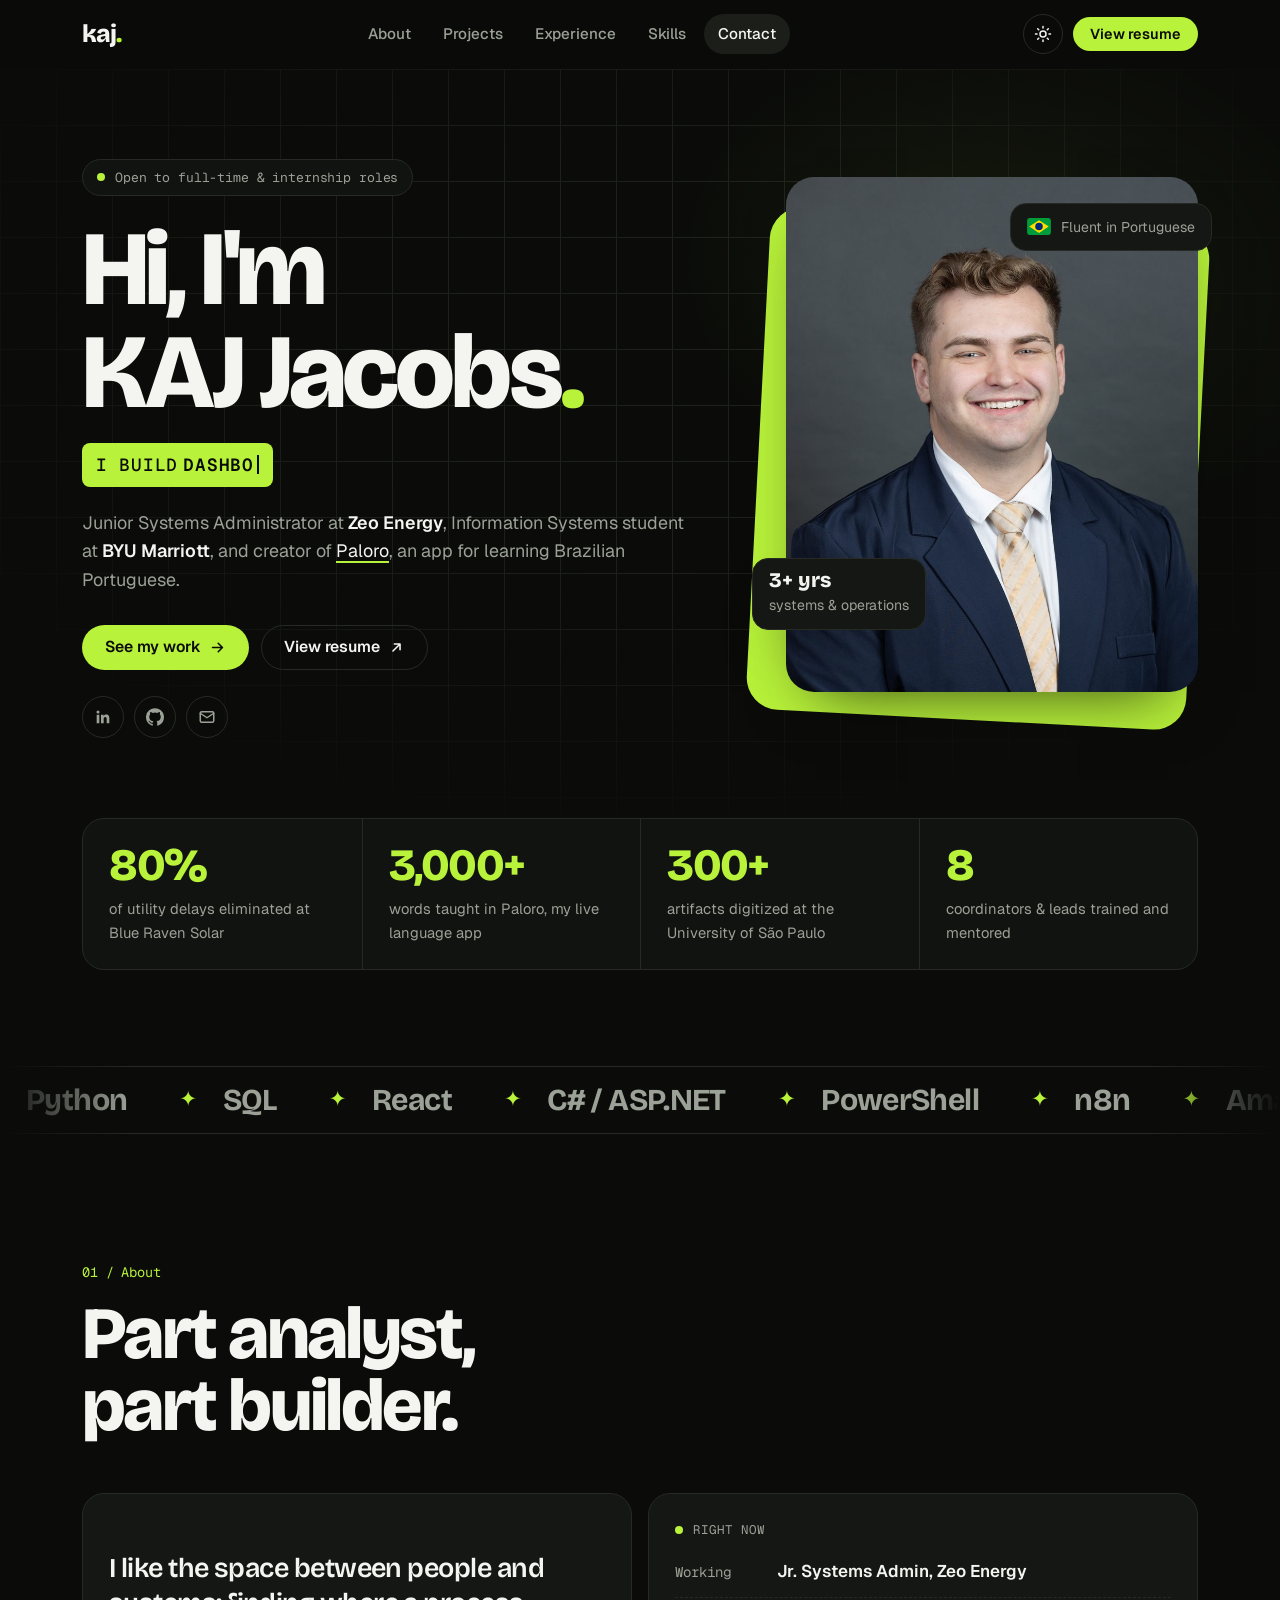
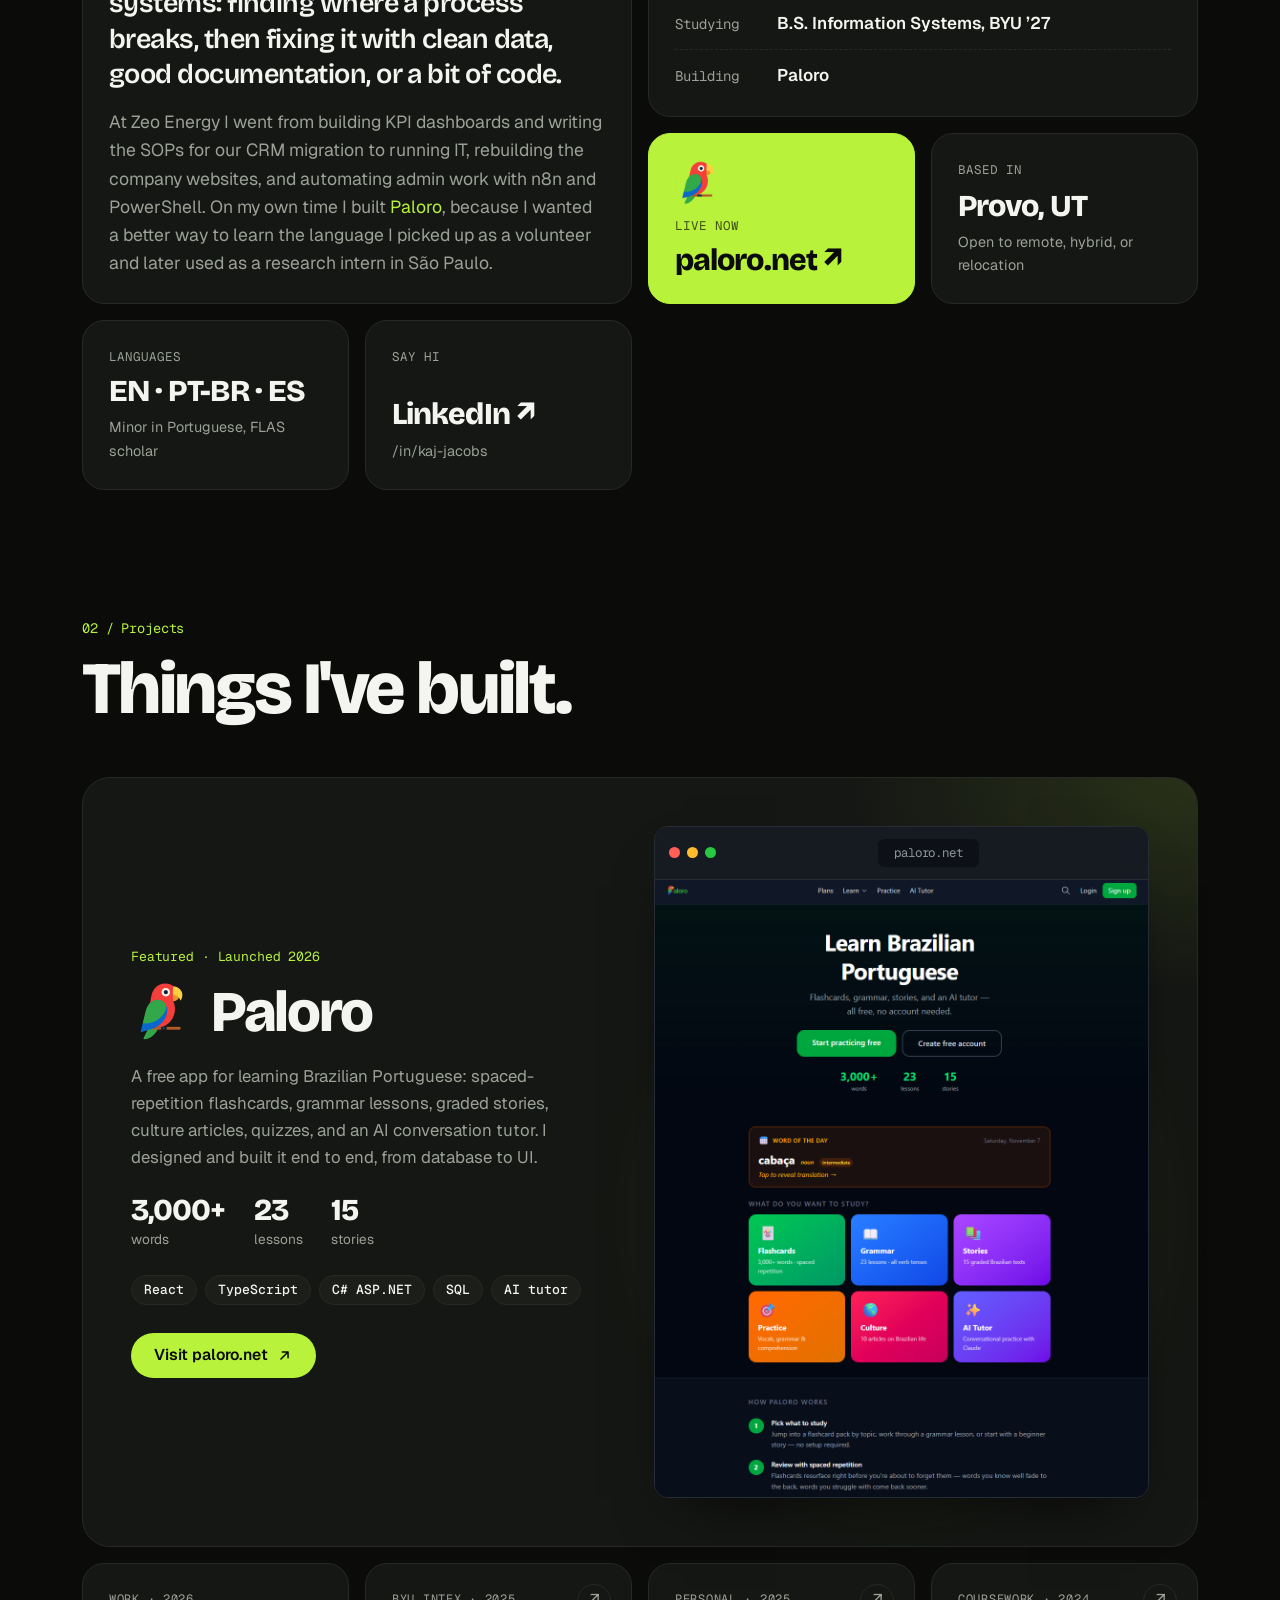
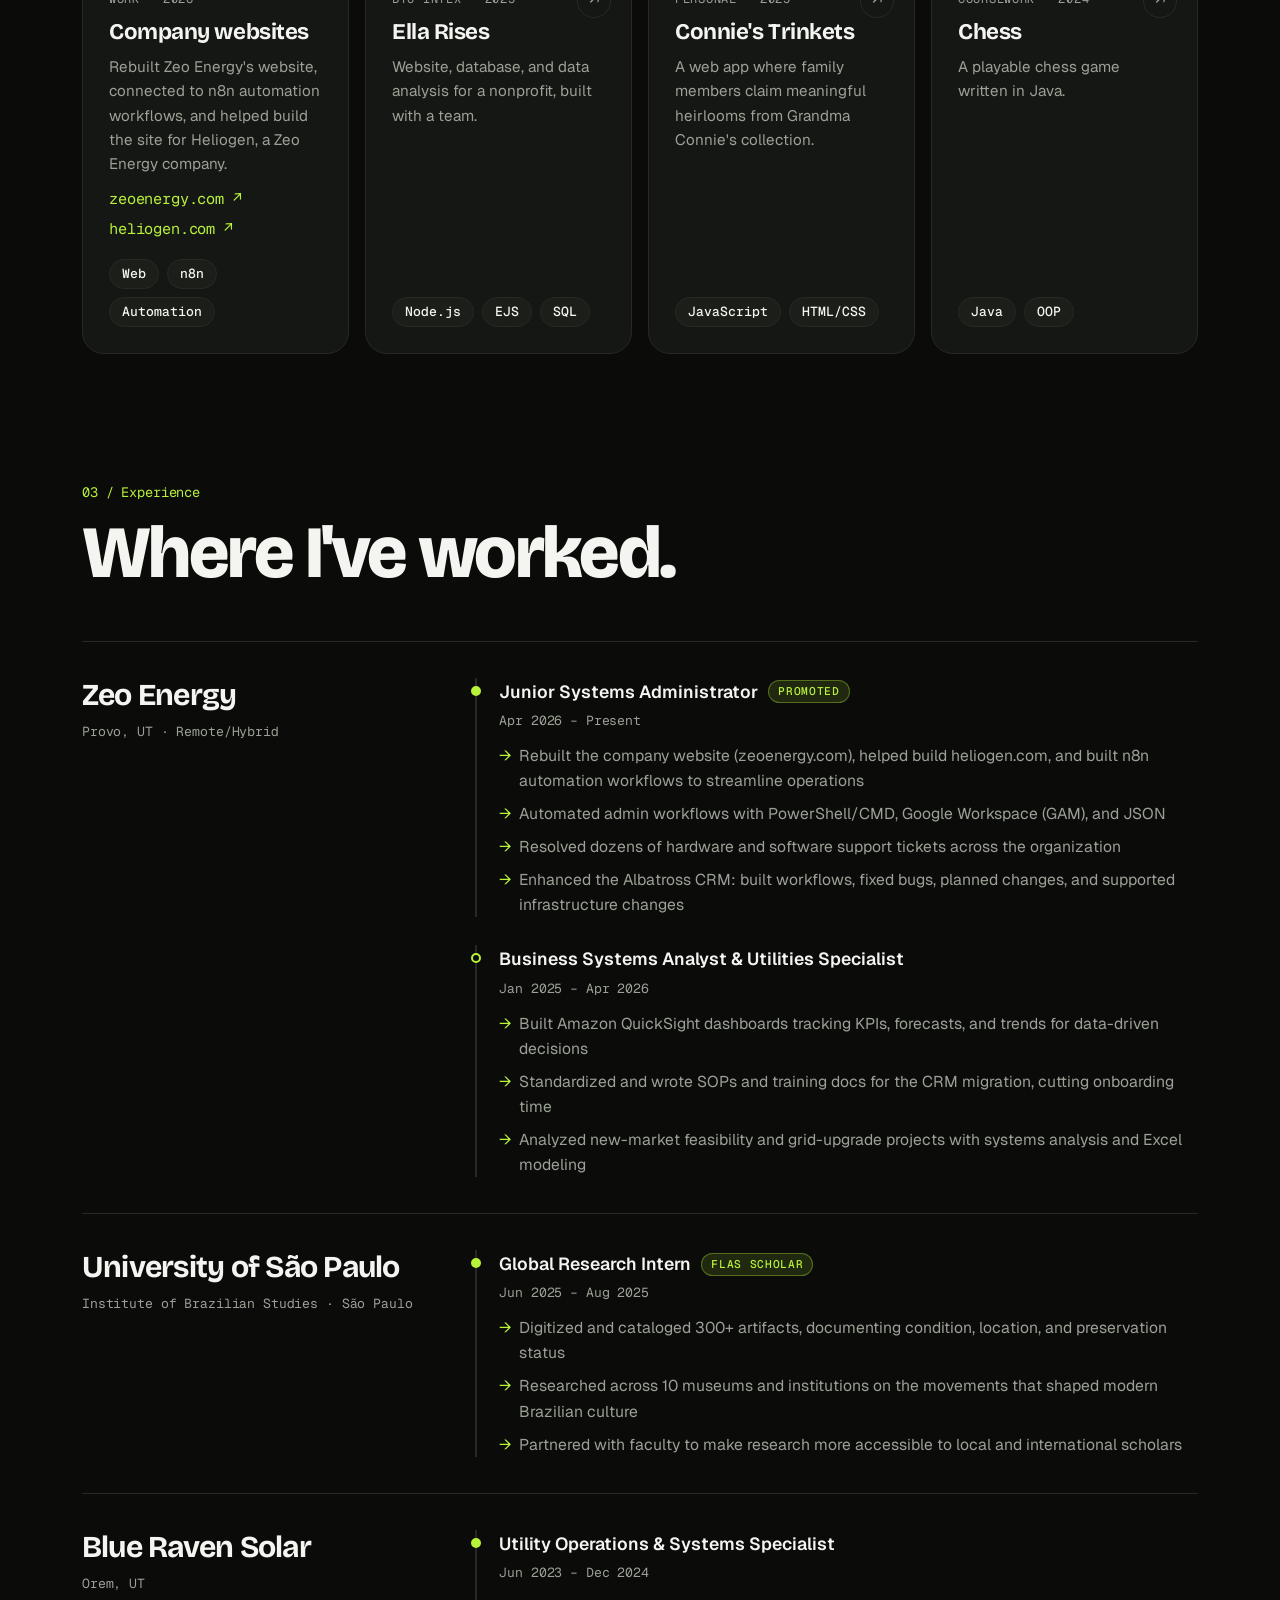
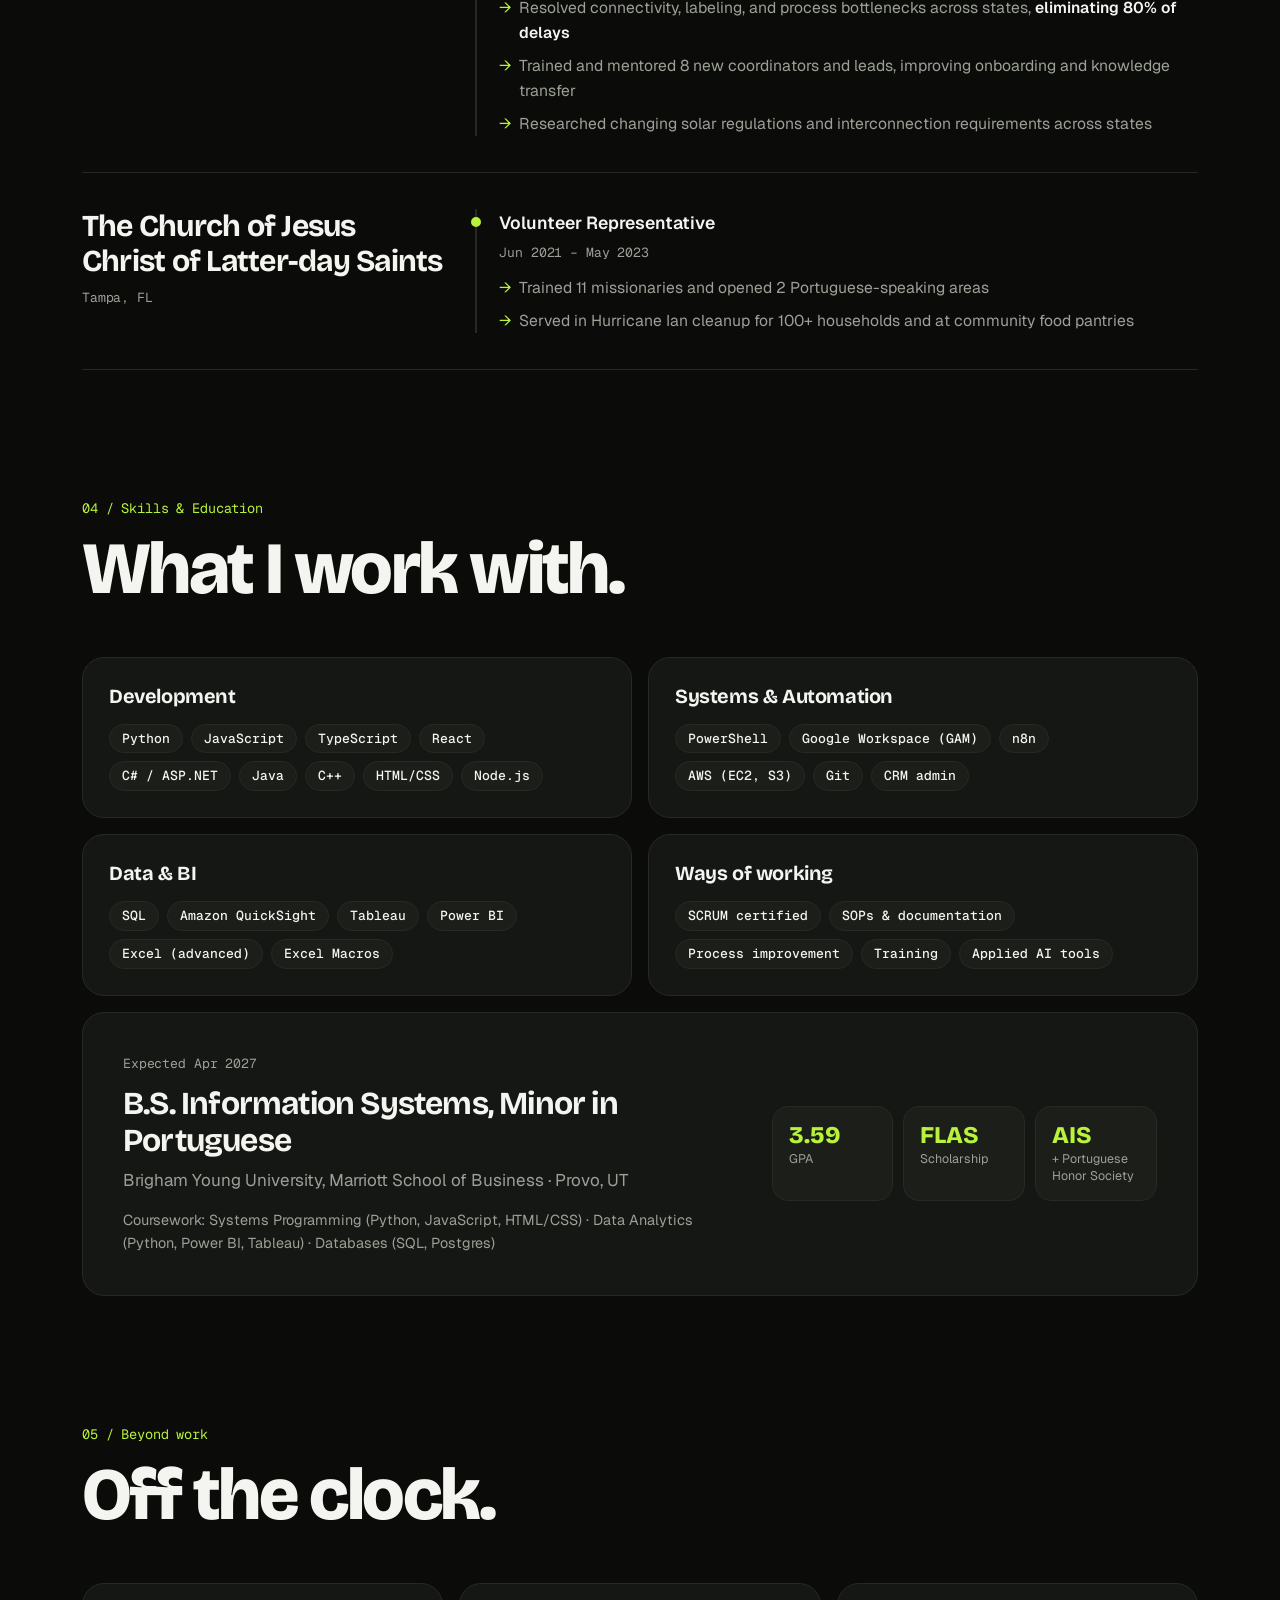
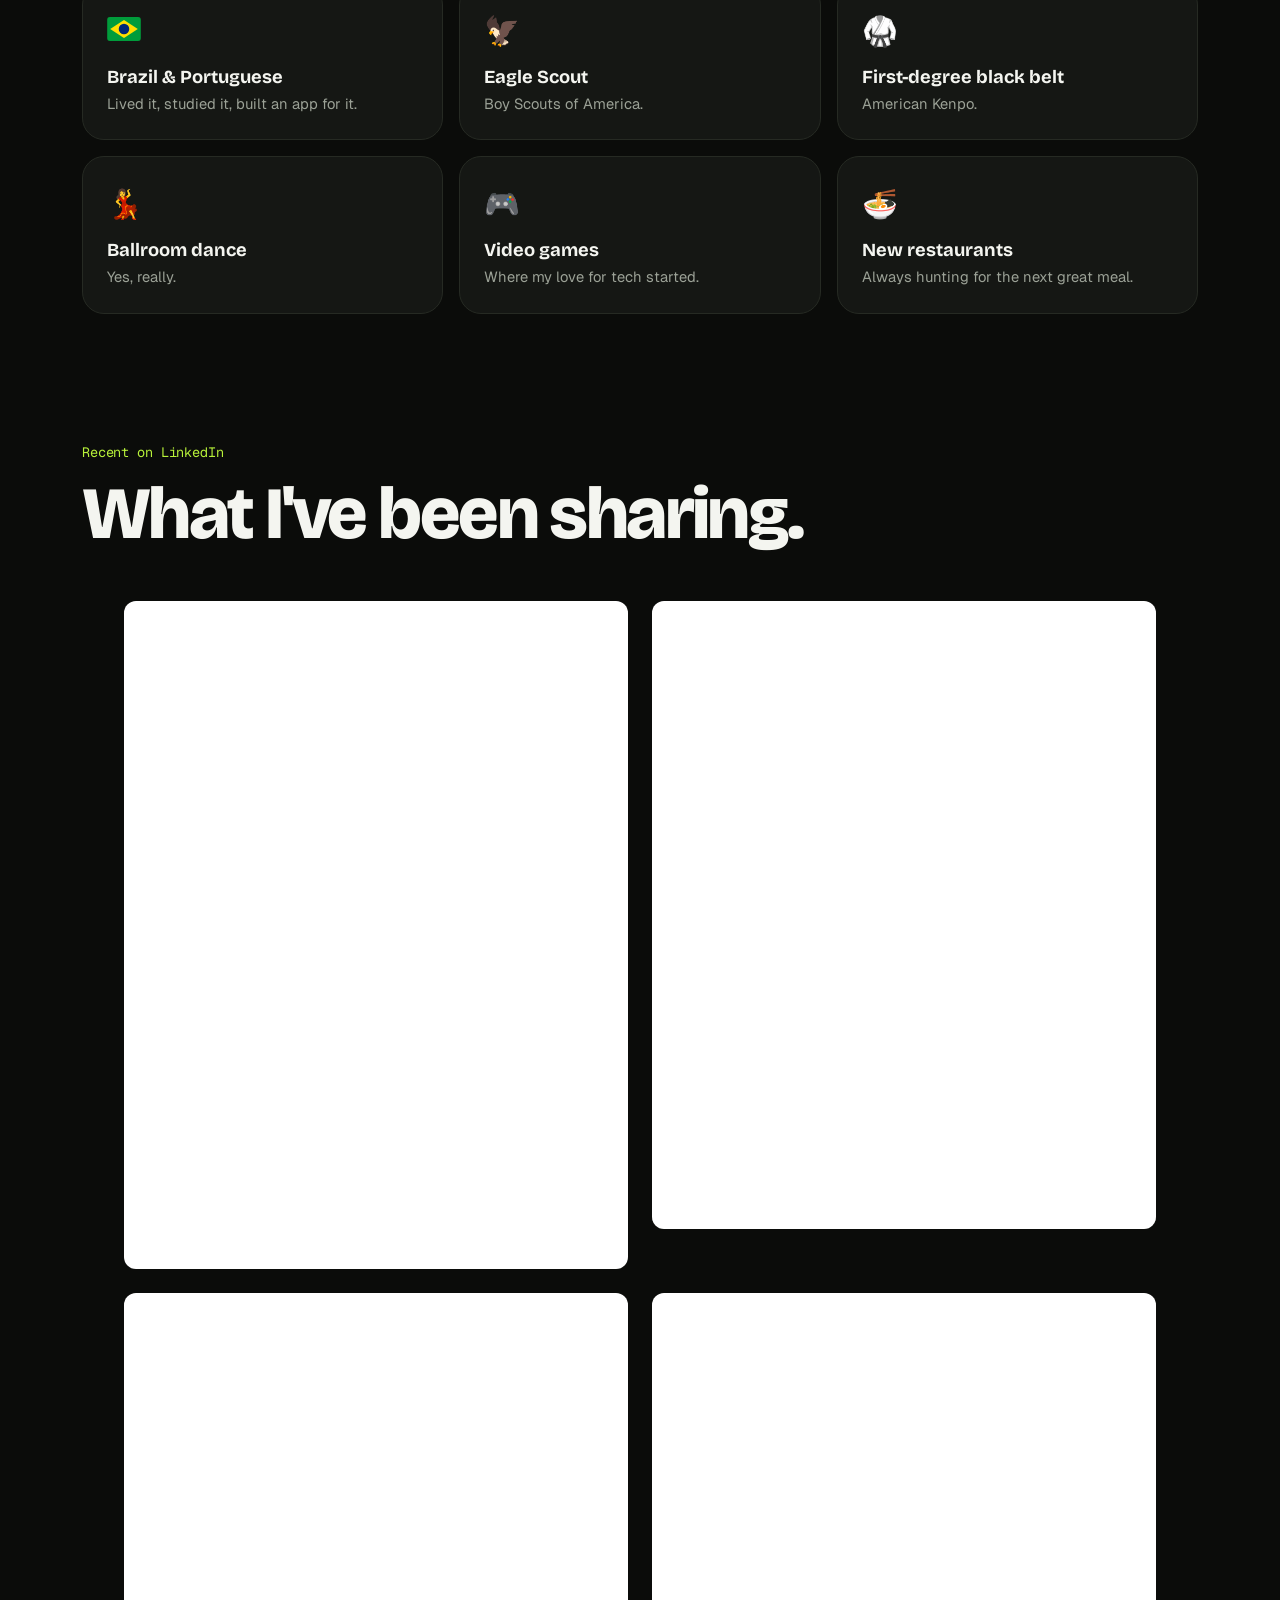
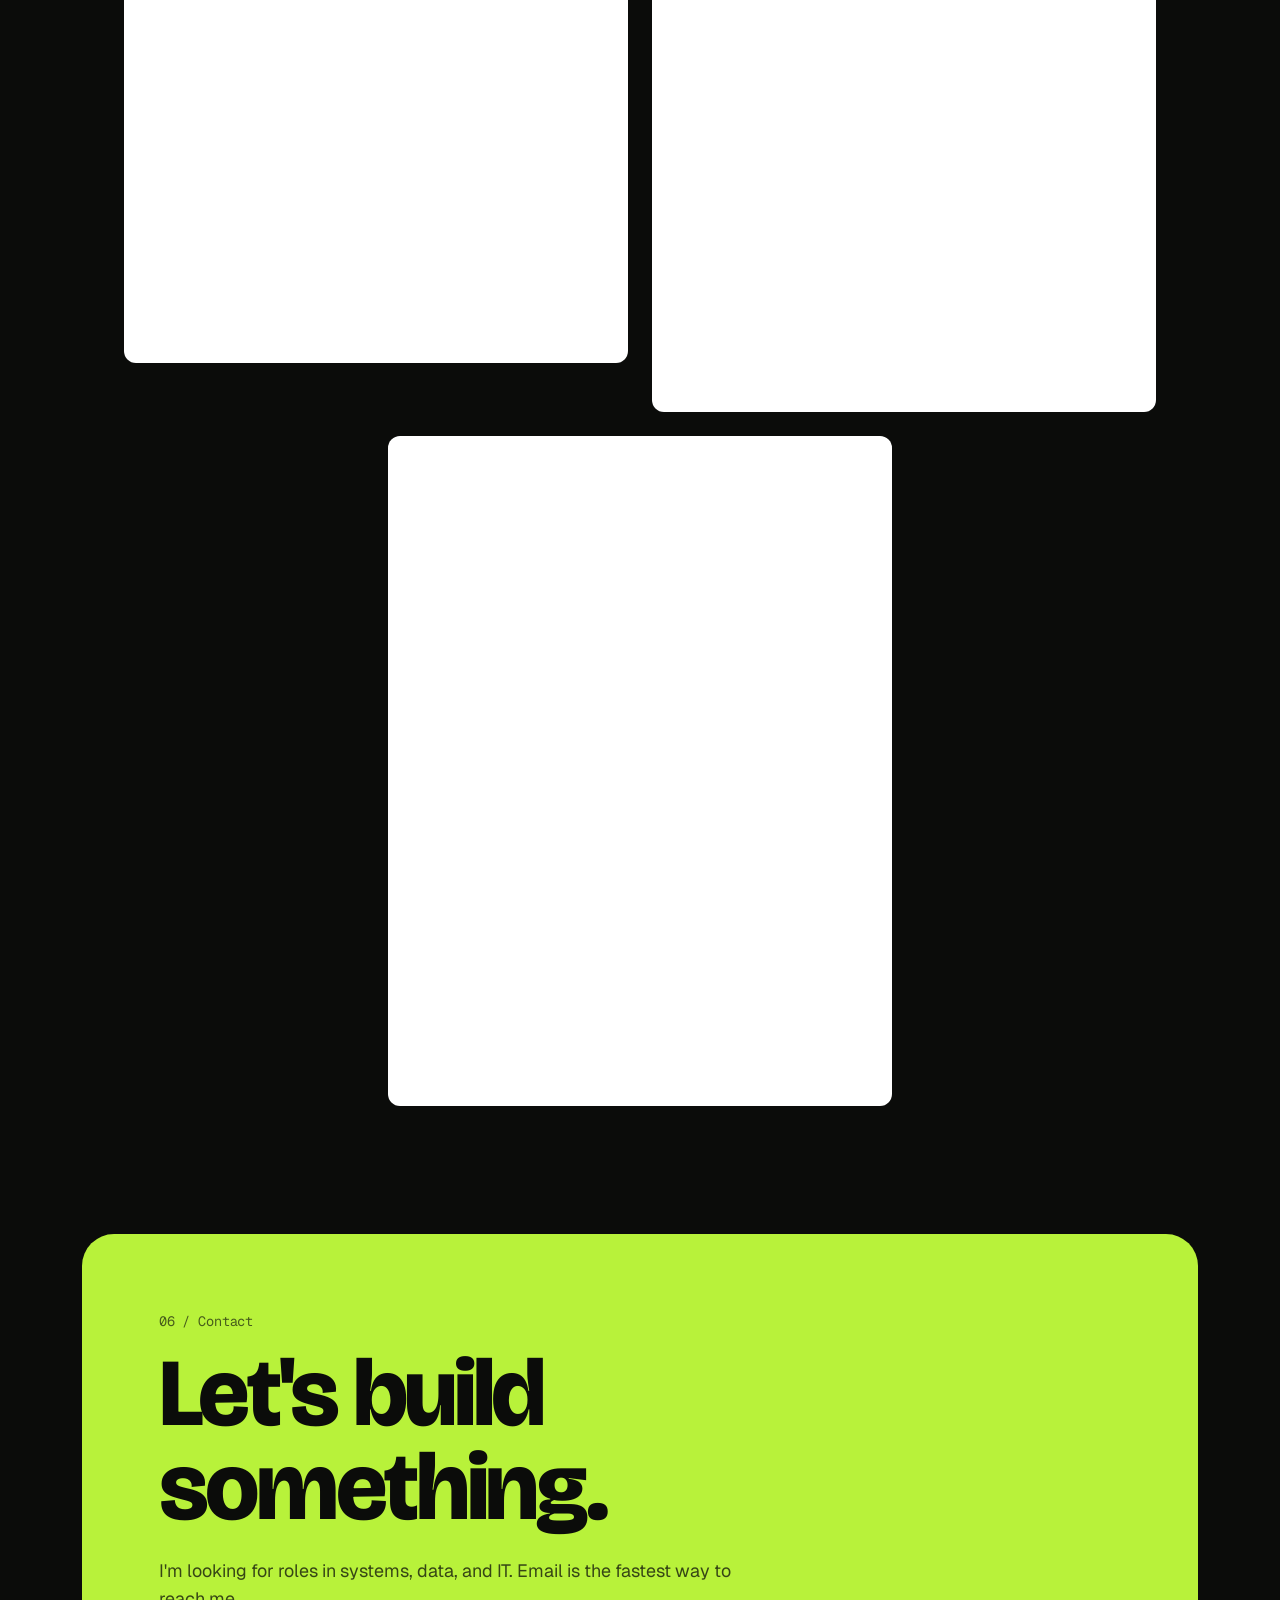
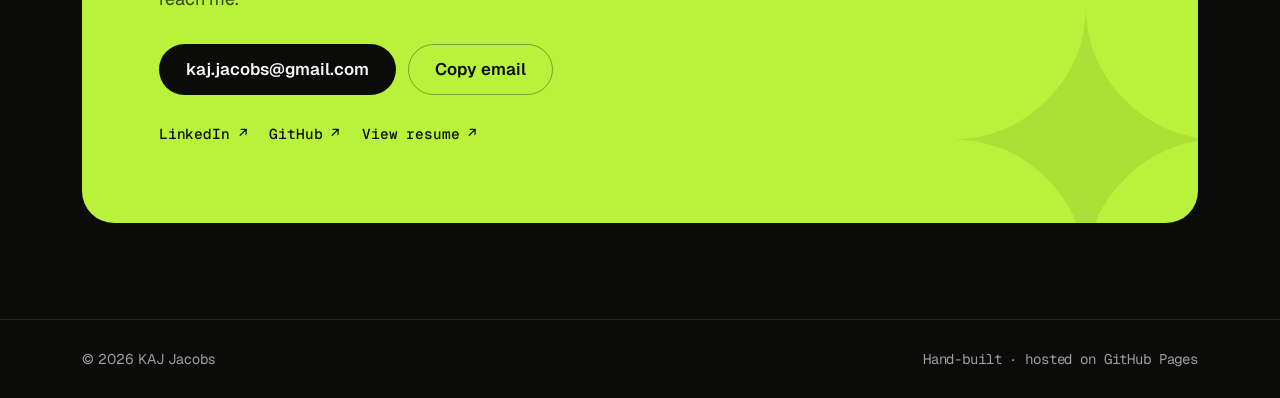
<file: index.html>
<!DOCTYPE html>
<html lang="en">
<head>
  <meta charset="utf-8" />
  <meta name="viewport" content="width=device-width, initial-scale=1" />
  <title>KAJ Jacobs · Systems, Data &amp; Full-Stack</title>
  <meta name="description" content="KAJ Jacobs: Junior Systems Administrator at Zeo Energy, Information Systems student at BYU, and creator of Paloro, a Brazilian Portuguese learning app." />
  <meta name="author" content="KAJ Jacobs" />
  <link rel="canonical" href="https://kajzawesome.github.io/" />
  <meta name="theme-color" content="#0b0c0a" />

  <!-- Link previews (LinkedIn, Slack, iMessage) -->
  <meta property="og:type" content="website" />
  <meta property="og:title" content="KAJ Jacobs · Systems, Data & Full-Stack" />
  <meta property="og:description" content="Systems administrator, business systems analyst, and builder of Paloro. BYU Information Systems '27." />
  <meta property="og:url" content="https://kajzawesome.github.io/" />
  <meta property="og:image" content="https://kajzawesome.github.io/assets/img/kaj-square.jpg" />
  <meta name="twitter:card" content="summary" />

  <link rel="icon" type="image/svg+xml" href="assets/favicon.svg" />
  <link rel="alternate icon" href="assets/favicon.ico" />

  <link rel="preconnect" href="https://fonts.googleapis.com" />
  <link rel="preconnect" href="https://fonts.gstatic.com" crossorigin />
  <link href="https://fonts.googleapis.com/css2?family=Bricolage+Grotesque:opsz,wght@12..96,500;12..96,700;12..96,800&family=Geist:wght@400;500;600&family=Geist+Mono:wght@400;500&display=swap" rel="stylesheet" />
  <link rel="stylesheet" href="css/site.css" />

  <!-- Apply saved theme before paint to avoid a flash -->
  <script>
    try { var t = localStorage.getItem("theme"); if (t) document.documentElement.dataset.theme = t; } catch (e) {}
  </script>
</head>
<body>
  <a class="skip" href="#main">Skip to content</a>

  <!-- ============ NAV ============ -->
  <header class="nav" id="nav">
    <div class="wrap nav-inner">
      <a class="brand" href="#top" aria-label="KAJ Jacobs, back to top">
        <span class="brand-mark">kaj</span><span class="brand-dot">.</span>
      </a>
      <nav aria-label="Primary">
        <ul class="nav-links" id="nav-links">
          <li><a href="#about">About</a></li>
          <li><a href="#projects">Projects</a></li>
          <li><a href="#experience">Experience</a></li>
          <li><a href="#skills">Skills</a></li>
          <li><a href="#contact">Contact</a></li>
          <li class="nav-cta-mobile"><a href="assets/KAJ-Jacobs-Resume.pdf" target="_blank" rel="noopener">View resume ↗</a></li>
        </ul>
      </nav>
      <div class="nav-actions">
        <button class="icon-btn" id="theme-toggle" type="button" aria-label="Toggle light and dark mode">
          <svg class="i-sun" viewBox="0 0 24 24" aria-hidden="true"><circle cx="12" cy="12" r="4"/><path d="M12 2v2M12 20v2M4.9 4.9l1.4 1.4M17.7 17.7l1.4 1.4M2 12h2M20 12h2M4.9 19.1l1.4-1.4M17.7 6.3l1.4-1.4"/></svg>
          <svg class="i-moon" viewBox="0 0 24 24" aria-hidden="true"><path d="M21 12.8A9 9 0 1 1 11.2 3a7 7 0 0 0 9.8 9.8z"/></svg>
        </button>
        <a class="btn btn-sm btn-lime nav-resume" href="assets/KAJ-Jacobs-Resume.pdf" target="_blank" rel="noopener">View resume</a>
        <button class="icon-btn menu-btn" id="menu-btn" type="button" aria-label="Open menu" aria-expanded="false" aria-controls="nav-links">
          <svg viewBox="0 0 24 24" aria-hidden="true"><path d="M4 7h16M4 12h16M4 17h16"/></svg>
        </button>
      </div>
    </div>
  </header>

  <main id="main">
    <!-- ============ HERO ============ -->
    <section class="hero" id="top">
      <div class="hero-bg" aria-hidden="true"></div>
      <div class="wrap hero-grid">
        <div class="hero-text">
          <p class="status mono"><span class="dot"></span>Open to full-time &amp; internship roles</p>
          <h1 class="display">Hi, I'm<br />KAJ Jacobs<span class="lime-dot">.</span></h1>
          <p class="label-chip mono">I build <span class="rotator" id="rotator">automations</span><span class="caret" aria-hidden="true"></span></p>
          <p class="lede">
            Junior Systems Administrator at <strong>Zeo Energy</strong>, Information Systems student at
            <strong>BYU Marriott</strong>, and creator of <a href="https://paloro.net" target="_blank" rel="noopener">Paloro</a>,
            an app for learning Brazilian Portuguese.
          </p>
          <div class="hero-ctas">
            <a class="btn btn-lime" href="#projects">See my work
              <svg viewBox="0 0 24 24" aria-hidden="true"><path d="M5 12h14M13 6l6 6-6 6"/></svg>
            </a>
            <a class="btn btn-ghost" href="assets/KAJ-Jacobs-Resume.pdf" target="_blank" rel="noopener">View resume
              <svg viewBox="0 0 24 24" aria-hidden="true"><path d="M7 17 17 7M9 7h8v8"/></svg>
            </a>
          </div>
          <ul class="socials" aria-label="Links">
            <li><a href="https://www.linkedin.com/in/kaj-jacobs/" target="_blank" rel="noopener" aria-label="LinkedIn">
              <svg viewBox="0 0 24 24" class="fill" aria-hidden="true"><path d="M20.45 20.45h-3.55v-5.57c0-1.33-.03-3.04-1.85-3.04-1.86 0-2.14 1.45-2.14 2.94v5.67H9.35V9h3.41v1.56h.05c.48-.9 1.64-1.85 3.37-1.85 3.6 0 4.27 2.37 4.27 5.46v6.28zM5.34 7.43a2.06 2.06 0 1 1 0-4.12 2.06 2.06 0 0 1 0 4.12zM7.12 20.45H3.56V9h3.56v11.45z"/></svg></a></li>
            <li><a href="https://github.com/kajzawesome" target="_blank" rel="noopener" aria-label="GitHub">
              <svg viewBox="0 0 24 24" class="fill" aria-hidden="true"><path d="M12 .3a12 12 0 0 0-3.8 23.38c.6.12.83-.26.83-.57v-2.23c-3.34.73-4.04-1.42-4.04-1.42-.55-1.39-1.33-1.76-1.33-1.76-1.09-.74.08-.73.08-.73 1.2.09 1.84 1.24 1.84 1.24 1.07 1.83 2.8 1.3 3.49 1 .1-.78.42-1.31.76-1.61-2.67-.3-5.47-1.33-5.47-5.93 0-1.31.47-2.38 1.24-3.22-.14-.3-.54-1.52.1-3.18 0 0 1-.32 3.3 1.23a11.5 11.5 0 0 1 6 0c2.28-1.55 3.29-1.23 3.29-1.23.64 1.66.24 2.88.12 3.18a4.65 4.65 0 0 1 1.23 3.22c0 4.61-2.8 5.63-5.48 5.92.42.36.81 1.1.81 2.22v3.29c0 .32.21.7.82.58A12 12 0 0 0 12 .3"/></svg></a></li>
            <li><a href="mailto:kaj.jacobs@gmail.com" aria-label="Email kaj.jacobs@gmail.com">
              <svg viewBox="0 0 24 24" aria-hidden="true"><rect x="3" y="5" width="18" height="14" rx="2"/><path d="m3 7 9 6 9-6"/></svg></a></li>
          </ul>
        </div>

        <div class="portrait">
          <div class="portrait-panel" aria-hidden="true"></div>
          <img class="portrait-img" src="assets/img/kaj-headshot.jpg" width="800" height="1000" alt="Portrait of KAJ Jacobs smiling, wearing a navy suit" />
          <div class="float float-a"><strong>3+ yrs</strong><span>systems &amp; operations</span></div>
          <div class="float float-b"><svg class="flag" viewBox="0 0 28 20" aria-hidden="true"><rect width="28" height="20" fill="#009c3b"/><path d="M14 2.5 25.5 10 14 17.5 2.5 10z" fill="#ffdf00"/><circle cx="14" cy="10" r="4.4" fill="#002776"/></svg><span>Fluent in Portuguese</span></div>
        </div>
      </div>

      <div class="wrap">
        <dl class="stats reveal">
          <div><dt><span class="count" data-to="80">80</span>%</dt><dd>of utility delays eliminated at Blue Raven Solar</dd></div>
          <div><dt><span class="count" data-to="3000">3,000</span>+</dt><dd>words taught in Paloro, my live language app</dd></div>
          <div><dt><span class="count" data-to="300">300</span>+</dt><dd>artifacts digitized at the University of São Paulo</dd></div>
          <div><dt><span class="count" data-to="8">8</span></dt><dd>coordinators &amp; leads trained and mentored</dd></div>
        </dl>
      </div>
    </section>

    <!-- ============ MARQUEE ============ -->
    <div class="marquee" aria-hidden="true">
      <div class="marquee-track">
        <span>Python</span><span>SQL</span><span>React</span><span>C# / ASP.NET</span><span>PowerShell</span><span>n8n</span><span>Amazon QuickSight</span><span>Tableau</span><span>Power BI</span><span>AWS</span><span>Google Workspace</span><span>JavaScript</span><span>TypeScript</span><span>SOPs</span><span>SCRUM</span>
        <span>Python</span><span>SQL</span><span>React</span><span>C# / ASP.NET</span><span>PowerShell</span><span>n8n</span><span>Amazon QuickSight</span><span>Tableau</span><span>Power BI</span><span>AWS</span><span>Google Workspace</span><span>JavaScript</span><span>TypeScript</span><span>SOPs</span><span>SCRUM</span>
      </div>
    </div>

    <!-- ============ ABOUT (bento) ============ -->
    <section class="section" id="about">
      <div class="wrap">
        <div class="section-head reveal">
          <p class="eyebrow mono">01 / About</p>
          <h2 class="display">Part analyst,<br />part builder.</h2>
        </div>

        <div class="bento">
          <article class="tile tile-story reveal">
            <p>
              I like the space between people and systems: finding where a process breaks, then fixing it with
              clean data, good documentation, or a bit of code.
            </p>
            <p>
              At Zeo Energy I went from building KPI dashboards and writing the SOPs for our CRM migration to running IT,
              rebuilding the company websites, and automating admin work with n8n and PowerShell. On my own time I built
              <a href="https://paloro.net" target="_blank" rel="noopener">Paloro</a>, because I wanted a better way to learn the
              language I picked up as a volunteer and later used as a research intern in São Paulo.
            </p>
          </article>

          <article class="tile tile-now reveal" aria-label="Right now">
            <p class="mono tile-label"><span class="dot"></span>right now</p>
            <ul class="now-list">
              <li><span>Working</span><strong>Jr. Systems Admin, Zeo Energy</strong></li>
              <li><span>Studying</span><strong>B.S. Information Systems, BYU ’27</strong></li>
              <li><span>Building</span><strong>Paloro</strong></li>
            </ul>
          </article>

          <a class="tile tile-lime reveal" href="https://paloro.net" target="_blank" rel="noopener">
            <img src="assets/img/paloro-icon.png" width="48" height="48" alt="" />
            <p class="mono tile-label">live now</p>
            <strong class="tile-big">paloro.net ↗</strong>
          </a>

          <article class="tile tile-stat reveal">
            <p class="mono tile-label">based in</p>
            <strong class="tile-big">Provo, UT</strong>
            <p class="muted">Open to remote, hybrid, or relocation</p>
          </article>

          <article class="tile tile-stat reveal">
            <p class="mono tile-label">languages</p>
            <strong class="tile-big">EN · PT-BR · ES</strong>
            <p class="muted">Minor in Portuguese, FLAS scholar</p>
          </article>

          <a class="tile tile-link reveal" href="https://www.linkedin.com/in/kaj-jacobs/" target="_blank" rel="noopener">
            <p class="mono tile-label">say hi</p>
            <strong class="tile-big">LinkedIn ↗</strong>
            <p class="muted">/in/kaj-jacobs</p>
          </a>
        </div>
      </div>
    </section>

    <!-- ============ PROJECTS ============ -->
    <section class="section" id="projects">
      <div class="wrap">
        <div class="section-head reveal">
          <p class="eyebrow mono">02 / Projects</p>
          <h2 class="display">Things I've built.</h2>
        </div>

        <article class="feature reveal">
          <div class="feature-text">
            <p class="mono feature-kicker">Featured · Launched 2026</p>
            <div class="feature-title">
              <img src="assets/img/paloro-icon.png" width="64" height="64" alt="" />
              <h3>Paloro</h3>
            </div>
            <p class="feature-desc">
              A free app for learning Brazilian Portuguese: spaced-repetition flashcards, grammar lessons, graded stories,
              culture articles, quizzes, and an AI conversation tutor. I designed and built it end to end, from database to UI.
            </p>
            <ul class="mini-stats">
              <li><strong>3,000+</strong><span>words</span></li>
              <li><strong>23</strong><span>lessons</span></li>
              <li><strong>15</strong><span>stories</span></li>
            </ul>
            <ul class="chips" aria-label="Tech stack">
              <li>React</li><li>TypeScript</li><li>C# ASP.NET</li><li>SQL</li><li>AI tutor</li>
            </ul>
            <a class="btn btn-lime" href="https://paloro.net" target="_blank" rel="noopener">Visit paloro.net
              <svg viewBox="0 0 24 24" aria-hidden="true"><path d="M7 17 17 7M9 7h8v8"/></svg>
            </a>
          </div>
          <div class="shot">
            <a class="browser" href="https://paloro.net" target="_blank" rel="noopener" aria-label="Open paloro.net">
              <div class="browser-bar"><i></i><i></i><i></i><span class="mono">paloro.net</span></div>
              <img src="assets/img/paloro-screenshot.png" width="1032" height="1292" loading="lazy" decoding="async" alt="Paloro home page: Learn Brazilian Portuguese, with flashcards, grammar, stories, practice, culture and AI tutor tiles" />
            </a>
          </div>
        </article>

        <div class="cards">
          <article class="card reveal">
            <p class="mono card-kicker">Work · 2026</p>
            <h3>Company websites</h3>
            <p>Rebuilt Zeo Energy's website, connected to n8n automation workflows, and helped build the site for Heliogen, a Zeo Energy company.</p>
            <p class="card-links mono">
              <a href="https://zeoenergy.com" target="_blank" rel="noopener">zeoenergy.com ↗</a>
              <a href="https://heliogen.com" target="_blank" rel="noopener">heliogen.com ↗</a>
            </p>
            <ul class="chips"><li>Web</li><li>n8n</li><li>Automation</li></ul>
          </article>
          <a class="card reveal" href="https://github.com/kajzawesome/EllaRises" target="_blank" rel="noopener">
            <p class="mono card-kicker">BYU INTEX · 2025</p>
            <h3>Ella Rises</h3>
            <p>Website, database, and data analysis for a nonprofit, built with a team.</p>
            <ul class="chips"><li>Node.js</li><li>EJS</li><li>SQL</li></ul>
            <span class="card-arrow" aria-hidden="true">↗</span>
          </a>
          <a class="card reveal" href="https://github.com/kajzawesome/ConniesTrinkets" target="_blank" rel="noopener">
            <p class="mono card-kicker">Personal · 2025</p>
            <h3>Connie's Trinkets</h3>
            <p>A web app where family members claim meaningful heirlooms from Grandma Connie's collection.</p>
            <ul class="chips"><li>JavaScript</li><li>HTML/CSS</li></ul>
            <span class="card-arrow" aria-hidden="true">↗</span>
          </a>
          <a class="card reveal" href="https://github.com/kajzawesome/chess" target="_blank" rel="noopener">
            <p class="mono card-kicker">Coursework · 2024</p>
            <h3>Chess</h3>
            <p>A playable chess game written in Java.</p>
            <ul class="chips"><li>Java</li><li>OOP</li></ul>
            <span class="card-arrow" aria-hidden="true">↗</span>
          </a>
        </div>
      </div>
    </section>

    <!-- ============ EXPERIENCE ============ -->
    <section class="section" id="experience">
      <div class="wrap">
        <div class="section-head reveal">
          <p class="eyebrow mono">03 / Experience</p>
          <h2 class="display">Where I've worked.</h2>
        </div>

        <ol class="timeline">
          <li class="job reveal">
            <div class="job-head">
              <h3>Zeo Energy</h3>
              <p class="muted mono">Provo, UT · Remote/Hybrid</p>
            </div>
            <div class="roles">
              <div class="role">
                <p class="role-title">Junior Systems Administrator <span class="pill">Promoted</span></p>
                <p class="mono date">Apr 2026 – Present</p>
                <ul>
                  <li>Rebuilt the company website (zeoenergy.com), helped build heliogen.com, and built n8n automation workflows to streamline operations</li>
                  <li>Automated admin workflows with PowerShell/CMD, Google Workspace (GAM), and JSON</li>
                  <li>Resolved dozens of hardware and software support tickets across the organization</li>
                  <li>Enhanced the Albatross CRM: built workflows, fixed bugs, planned changes, and supported infrastructure changes</li>
                </ul>
              </div>
              <div class="role">
                <p class="role-title">Business Systems Analyst &amp; Utilities Specialist</p>
                <p class="mono date">Jan 2025 – Apr 2026</p>
                <ul>
                  <li>Built Amazon QuickSight dashboards tracking KPIs, forecasts, and trends for data-driven decisions</li>
                  <li>Standardized and wrote SOPs and training docs for the CRM migration, cutting onboarding time</li>
                  <li>Analyzed new-market feasibility and grid-upgrade projects with systems analysis and Excel modeling</li>
                </ul>
              </div>
            </div>
          </li>

          <li class="job reveal">
            <div class="job-head">
              <h3>University of São Paulo</h3>
              <p class="muted mono">Institute of Brazilian Studies · São Paulo</p>
            </div>
            <div class="roles">
              <div class="role">
                <p class="role-title">Global Research Intern <span class="pill">FLAS Scholar</span></p>
                <p class="mono date">Jun 2025 – Aug 2025</p>
                <ul>
                  <li>Digitized and cataloged 300+ artifacts, documenting condition, location, and preservation status</li>
                  <li>Researched across 10 museums and institutions on the movements that shaped modern Brazilian culture</li>
                  <li>Partnered with faculty to make research more accessible to local and international scholars</li>
                </ul>
              </div>
            </div>
          </li>

          <li class="job reveal">
            <div class="job-head">
              <h3>Blue Raven Solar</h3>
              <p class="muted mono">Orem, UT</p>
            </div>
            <div class="roles">
              <div class="role">
                <p class="role-title">Utility Operations &amp; Systems Specialist</p>
                <p class="mono date">Jun 2023 – Dec 2024</p>
                <ul>
                  <li>Resolved connectivity, labeling, and process bottlenecks across states, <strong>eliminating 80% of delays</strong></li>
                  <li>Trained and mentored 8 new coordinators and leads, improving onboarding and knowledge transfer</li>
                  <li>Researched changing solar regulations and interconnection requirements across states</li>
                </ul>
              </div>
            </div>
          </li>

          <li class="job reveal">
            <div class="job-head">
              <h3>The Church of Jesus Christ of Latter-day Saints</h3>
              <p class="muted mono">Tampa, FL</p>
            </div>
            <div class="roles">
              <div class="role">
                <p class="role-title">Volunteer Representative</p>
                <p class="mono date">Jun 2021 – May 2023</p>
                <ul>
                  <li>Trained 11 missionaries and opened 2 Portuguese-speaking areas</li>
                  <li>Served in Hurricane Ian cleanup for 100+ households and at community food pantries</li>
                </ul>
              </div>
            </div>
          </li>
        </ol>
      </div>
    </section>

    <!-- ============ SKILLS + EDUCATION ============ -->
    <section class="section" id="skills">
      <div class="wrap">
        <div class="section-head reveal">
          <p class="eyebrow mono">04 / Skills &amp; Education</p>
          <h2 class="display">What I work with.</h2>
        </div>
        <div class="skills-grid">
          <div class="skill-group reveal">
            <h3>Development</h3>
            <ul class="chips"><li>Python</li><li>JavaScript</li><li>TypeScript</li><li>React</li><li>C# / ASP.NET</li><li>Java</li><li>C++</li><li>HTML/CSS</li><li>Node.js</li></ul>
          </div>
          <div class="skill-group reveal">
            <h3>Systems &amp; Automation</h3>
            <ul class="chips"><li>PowerShell</li><li>Google Workspace (GAM)</li><li>n8n</li><li>AWS (EC2, S3)</li><li>Git</li><li>CRM admin</li></ul>
          </div>
          <div class="skill-group reveal">
            <h3>Data &amp; BI</h3>
            <ul class="chips"><li>SQL</li><li>Amazon QuickSight</li><li>Tableau</li><li>Power BI</li><li>Excel (advanced)</li><li>Excel Macros</li></ul>
          </div>
          <div class="skill-group reveal">
            <h3>Ways of working</h3>
            <ul class="chips"><li>SCRUM certified</li><li>SOPs &amp; documentation</li><li>Process improvement</li><li>Training</li><li>Applied AI tools</li></ul>
          </div>
        </div>

        <article class="edu reveal">
          <div class="edu-main">
            <p class="mono date">Expected Apr 2027</p>
            <h3>B.S. Information Systems, Minor in Portuguese</h3>
            <p class="muted">Brigham Young University, Marriott School of Business · Provo, UT</p>
            <p class="small muted">Coursework: Systems Programming (Python, JavaScript, HTML/CSS) · Data Analytics (Python, Power BI, Tableau) · Databases (SQL, Postgres)</p>
          </div>
          <ul class="edu-facts">
            <li><strong>3.59</strong><span>GPA</span></li>
            <li><strong>FLAS</strong><span>Scholarship</span></li>
            <li><strong>AIS</strong><span>+ Portuguese Honor Society</span></li>
          </ul>
        </article>
      </div>
    </section>

    <!-- ============ BEYOND WORK ============ -->
    <section class="section" id="beyond">
      <div class="wrap">
        <div class="section-head reveal">
          <p class="eyebrow mono">05 / Beyond work</p>
          <h2 class="display">Off the clock.</h2>
        </div>
        <ul class="tiles">
          <li class="reveal"><span class="emoji" aria-hidden="true"><svg class="flag" viewBox="0 0 28 20"><rect width="28" height="20" fill="#009c3b"/><path d="M14 2.5 25.5 10 14 17.5 2.5 10z" fill="#ffdf00"/><circle cx="14" cy="10" r="4.4" fill="#002776"/></svg></span><strong>Brazil &amp; Portuguese</strong><span>Lived it, studied it, built an app for it.</span></li>
          <li class="reveal"><span class="emoji" aria-hidden="true">🦅</span><strong>Eagle Scout</strong><span>Boy Scouts of America.</span></li>
          <li class="reveal"><span class="emoji" aria-hidden="true">🥋</span><strong>First-degree black belt</strong><span>American Kenpo.</span></li>
          <li class="reveal"><span class="emoji" aria-hidden="true">💃</span><strong>Ballroom dance</strong><span>Yes, really.</span></li>
          <li class="reveal"><span class="emoji" aria-hidden="true">🎮</span><strong>Video games</strong><span>Where my love for tech started.</span></li>
          <li class="reveal"><span class="emoji" aria-hidden="true">🍜</span><strong>New restaurants</strong><span>Always hunting for the next great meal.</span></li>
        </ul>
      </div>
    </section>

    <!--
      LINKEDIN POSTS: on LinkedIn, open a post → "⋯" → "Embed this post", copy the <iframe>,
      and paste each one inside .posts below. Then remove the "hidden" attribute.
    -->
    <section class="section" id="posts">
      <div class="wrap">
        <div class="section-head">
          <p class="eyebrow mono">Recent on LinkedIn</p>
          <h2 class="display">What I've been sharing.</h2>
        </div>
        <div class="posts">
          <iframe src="https://www.linkedin.com/embed/feed/update/urn:li:share:7522756267686363136?collapsed=1" height="668" width="504" frameborder="0" allowfullscreen="" loading="lazy" title="Embedded LinkedIn post"></iframe>
          <iframe src="https://www.linkedin.com/embed/feed/update/urn:li:ugcPost:7520675188661948416?collapsed=1" height="628" width="504" frameborder="0" allowfullscreen="" loading="lazy" title="Embedded LinkedIn post"></iframe>
          <iframe src="https://www.linkedin.com/embed/feed/update/urn:li:share:7497666513542488064?collapsed=1" height="670" width="504" frameborder="0" allowfullscreen="" loading="lazy" title="Embedded LinkedIn post"></iframe>
          <iframe src="https://www.linkedin.com/embed/feed/update/urn:li:share:7470867707979046912?collapsed=1" height="719" width="504" frameborder="0" allowfullscreen="" loading="lazy" title="Embedded LinkedIn post"></iframe>
          <iframe src="https://www.linkedin.com/embed/feed/update/urn:li:share:7448510744733724672?collapsed=1" height="670" width="504" frameborder="0" allowfullscreen="" loading="lazy" title="Embedded LinkedIn post"></iframe>
        </div>
      </div>
    </section>

    <!-- ============ CONTACT ============ -->
    <section class="section contact" id="contact">
      <div class="wrap">
        <div class="contact-card reveal">
          <p class="eyebrow mono">06 / Contact</p>
          <h2 class="display">Let's build<br />something.</h2>
          <p class="lede">I'm looking for roles in systems, data, and IT. Email is the fastest way to reach me.</p>
          <div class="email-row">
            <a class="btn btn-dark btn-lg" href="mailto:kaj.jacobs@gmail.com">kaj.jacobs@gmail.com</a>
            <button class="btn btn-dark-ghost btn-lg" id="copy-email" type="button" data-email="kaj.jacobs@gmail.com">Copy email</button>
          </div>
          <p class="contact-links mono">
            <a href="https://www.linkedin.com/in/kaj-jacobs/" target="_blank" rel="noopener">LinkedIn ↗</a>
            <a href="https://github.com/kajzawesome" target="_blank" rel="noopener">GitHub ↗</a>
            <a href="assets/KAJ-Jacobs-Resume.pdf" target="_blank" rel="noopener">View resume ↗</a>
          </p>
        </div>
      </div>
    </section>
  </main>

  <footer class="footer">
    <div class="wrap footer-inner">
      <p>© <span id="year">2026</span> KAJ Jacobs</p>
      <p class="mono muted">Hand-built · hosted on GitHub Pages</p>
    </div>
  </footer>

  <script src="js/site.js"></script>
</body>
</html>
</file>
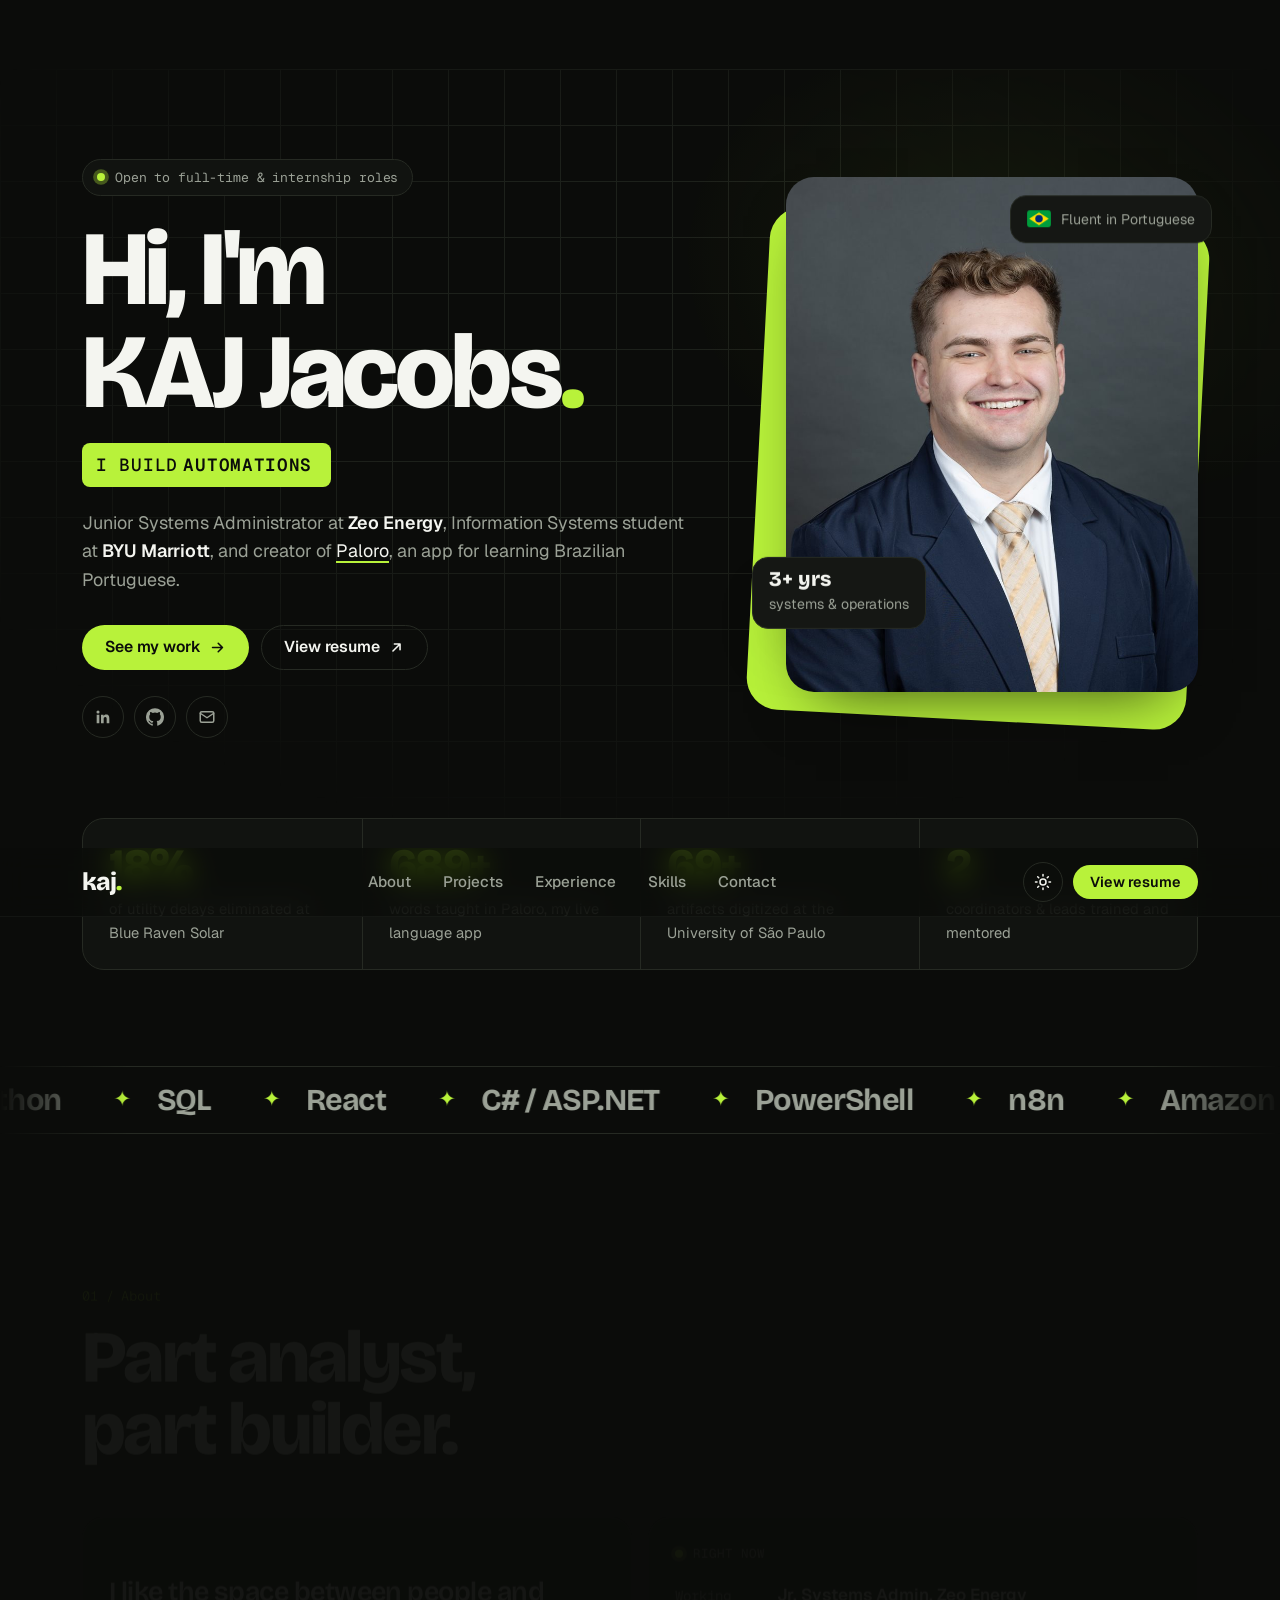
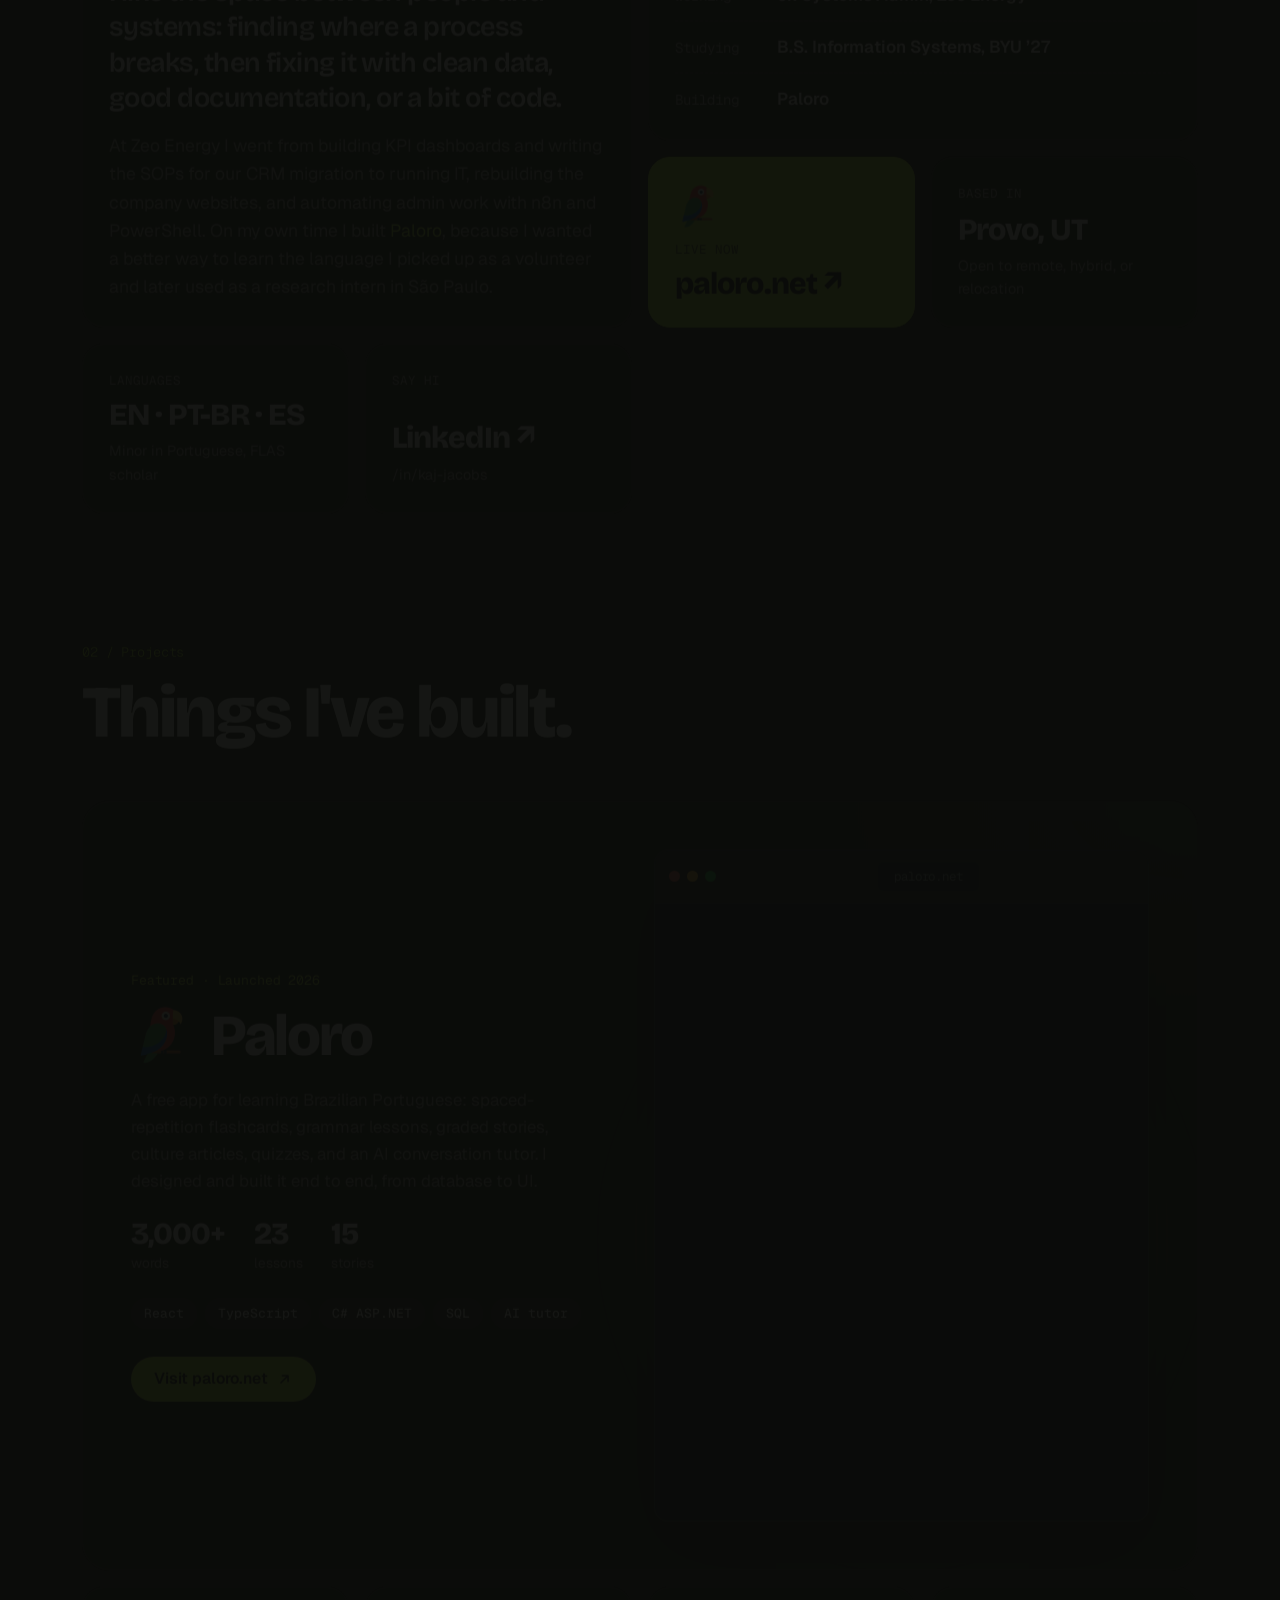
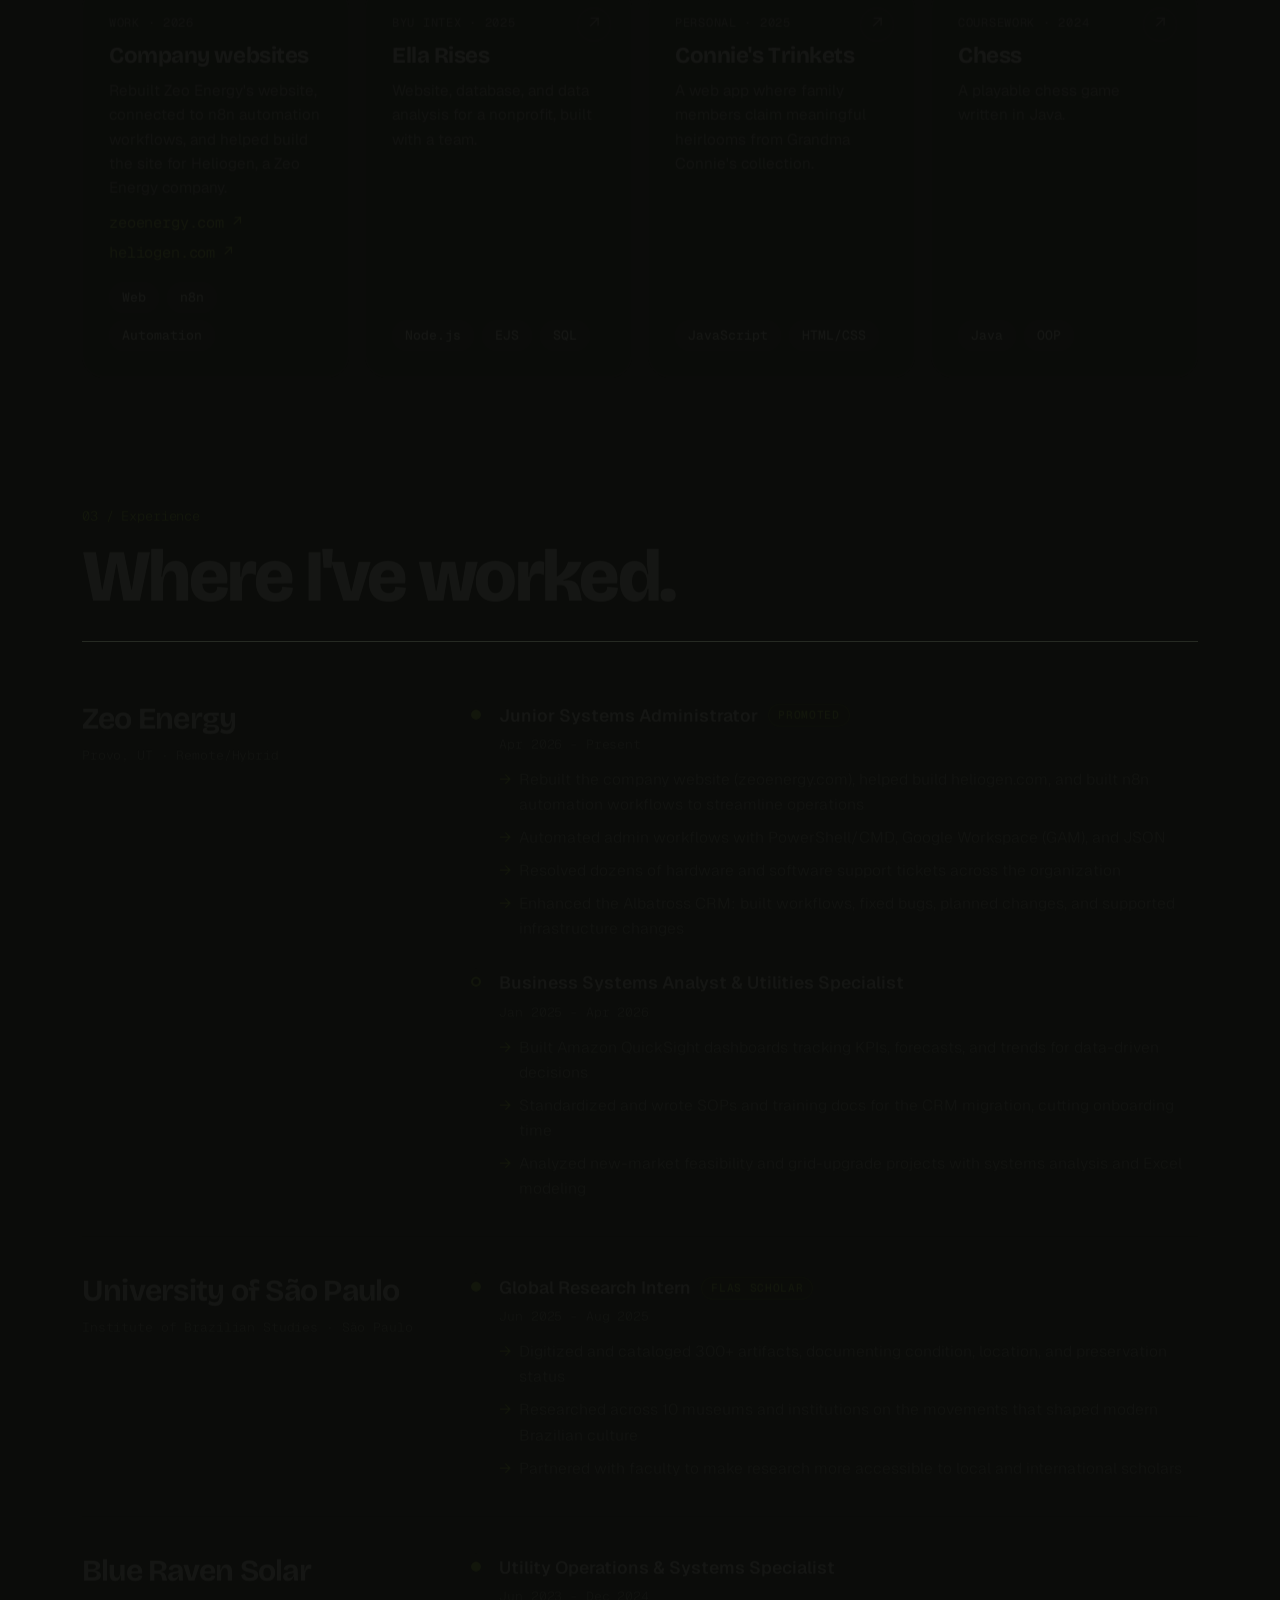
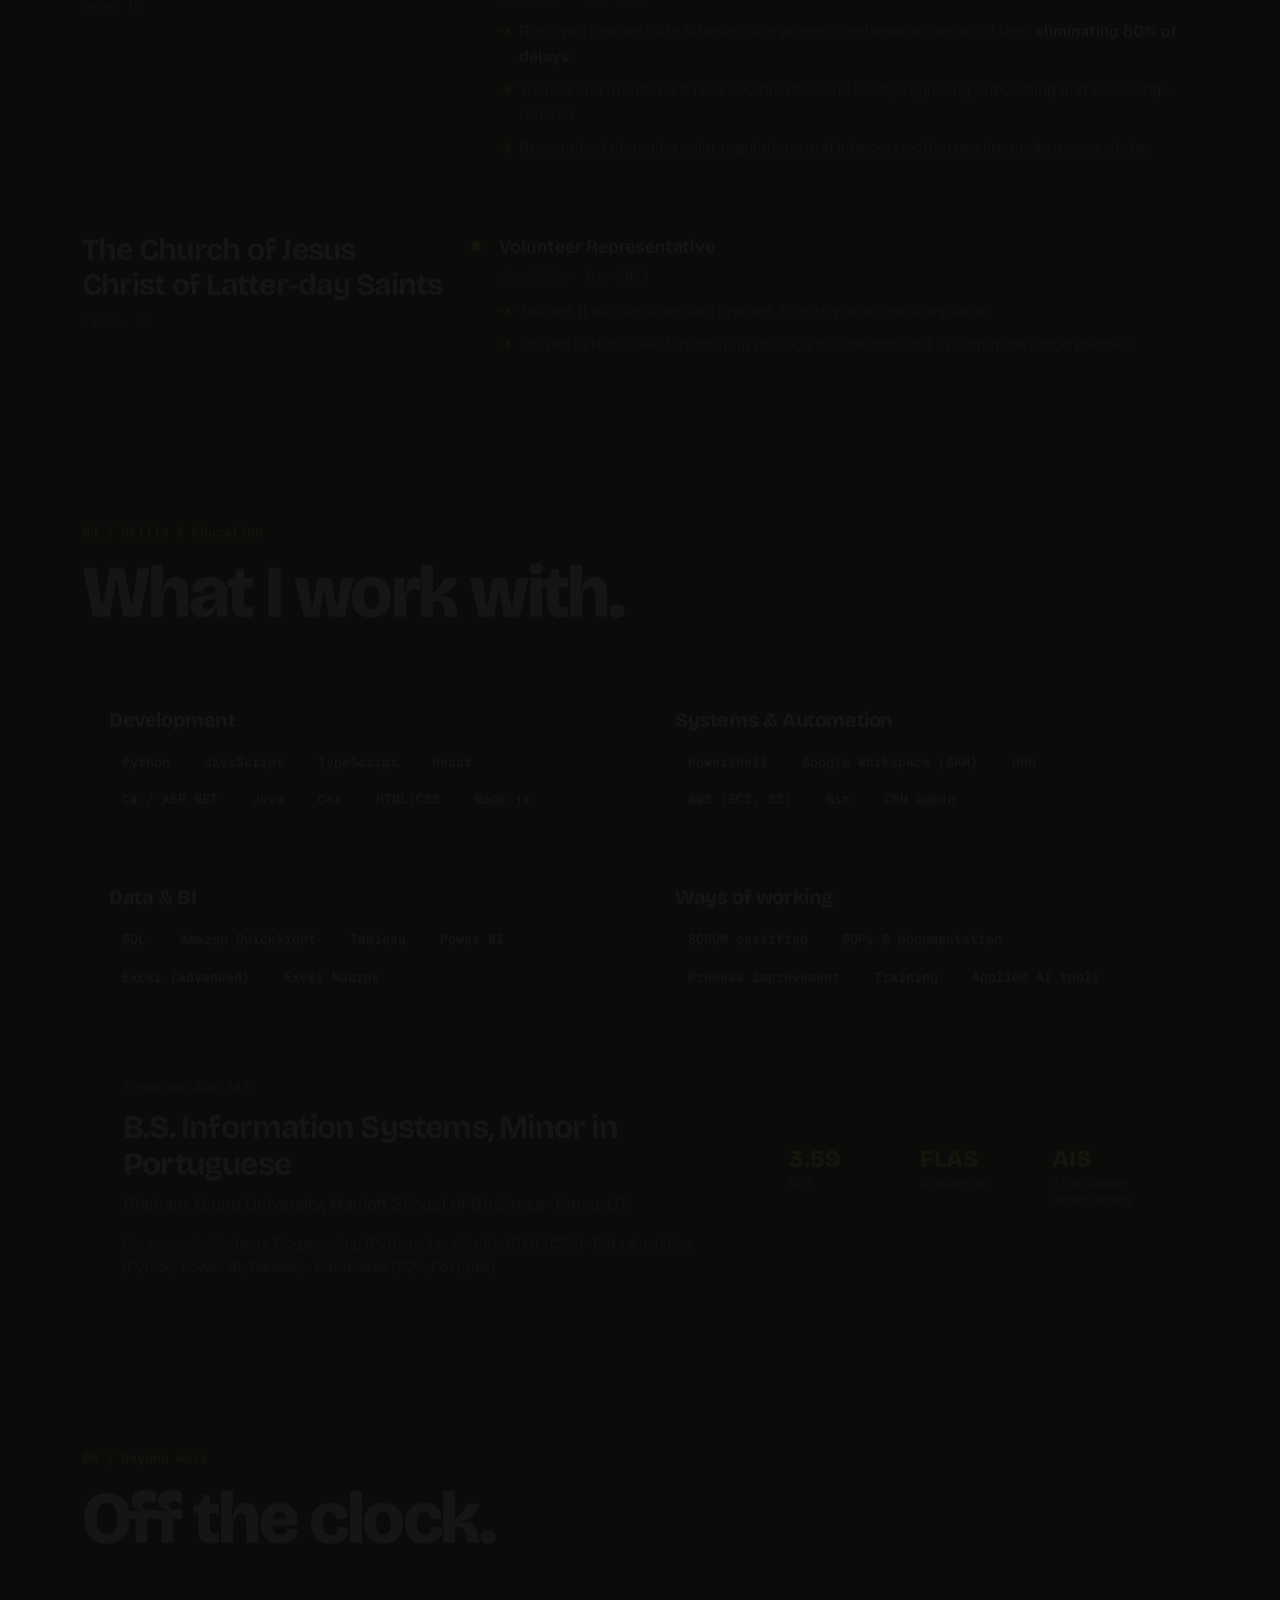
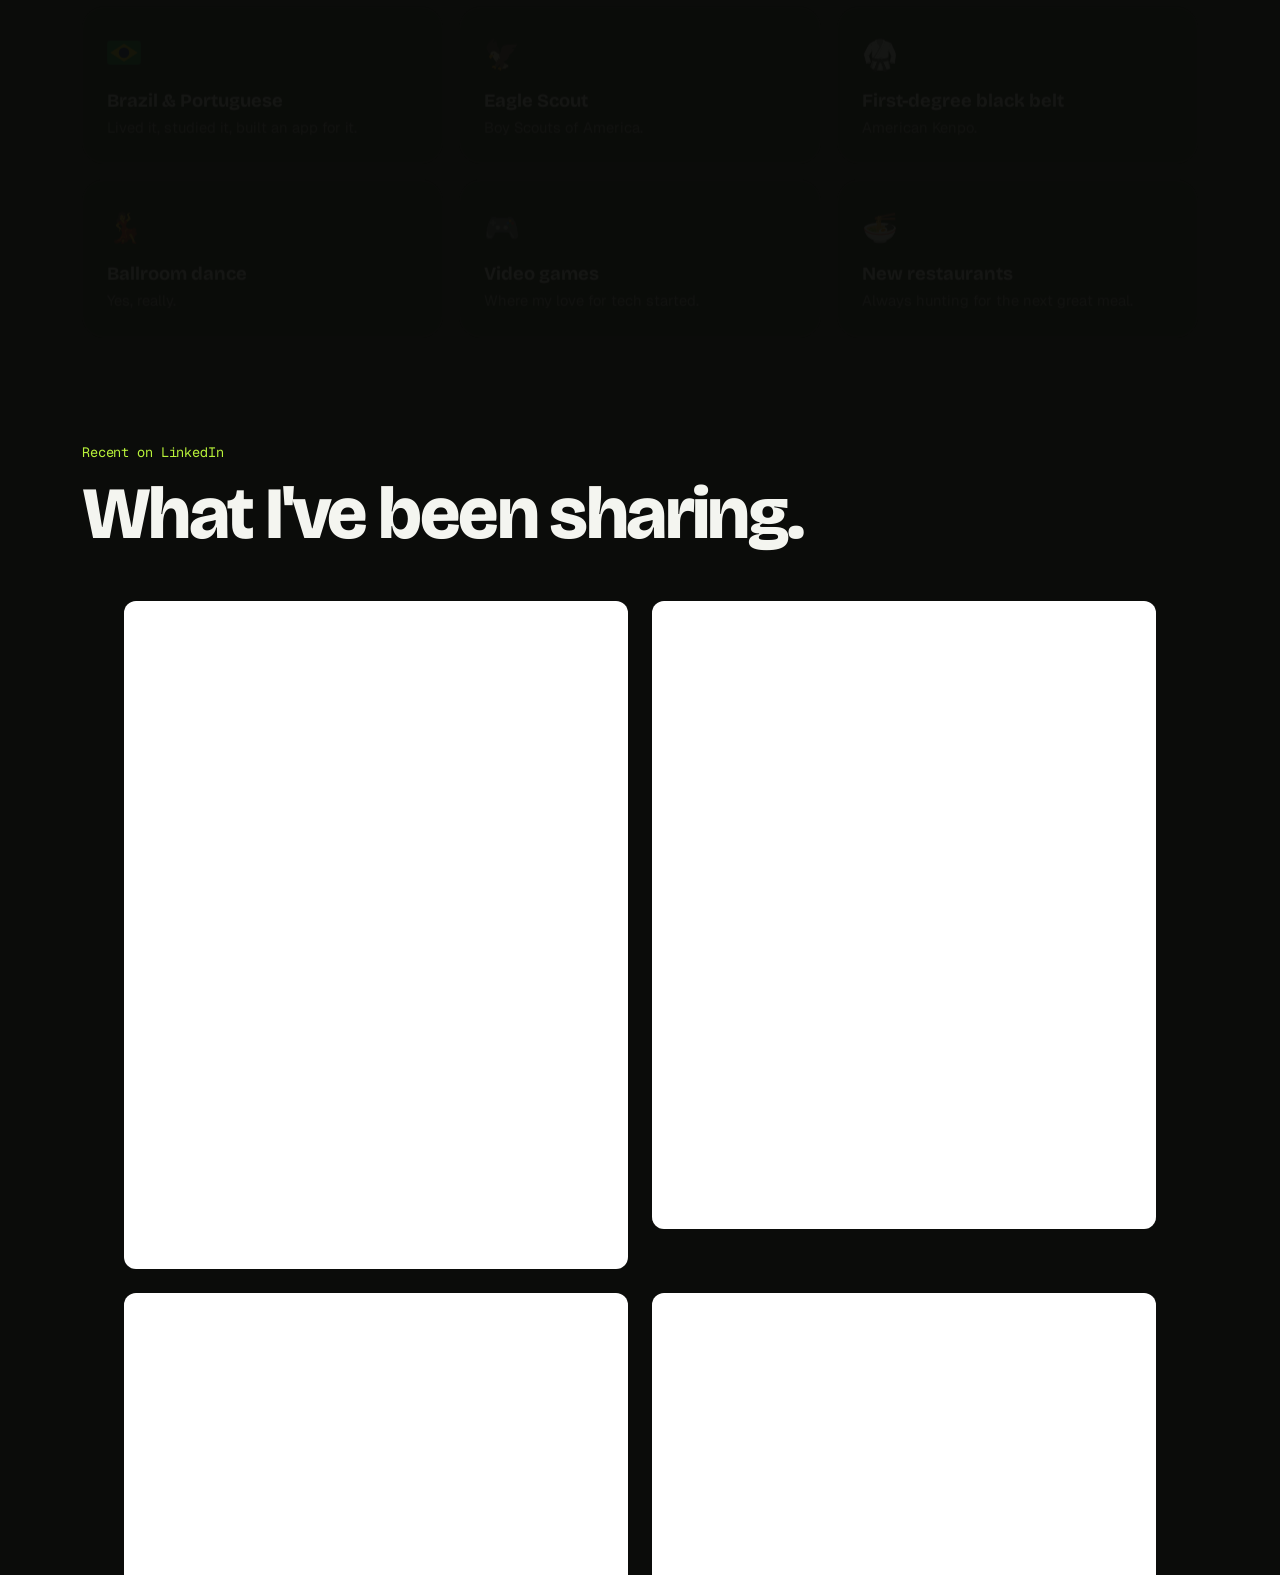
<file: contact.html>
<!DOCTYPE html>
<html lang="en">
<head>
  <meta charset="utf-8" />
  <title>KAJ Jacobs</title>
  <link rel="canonical" href="https://kajzawesome.github.io/#contact" />
  <meta http-equiv="refresh" content="0; url=index.html#contact" />
</head>
<body><p>This page moved: <a href="index.html#contact">continue to the new site</a>.</p></body>
</html>
</file>
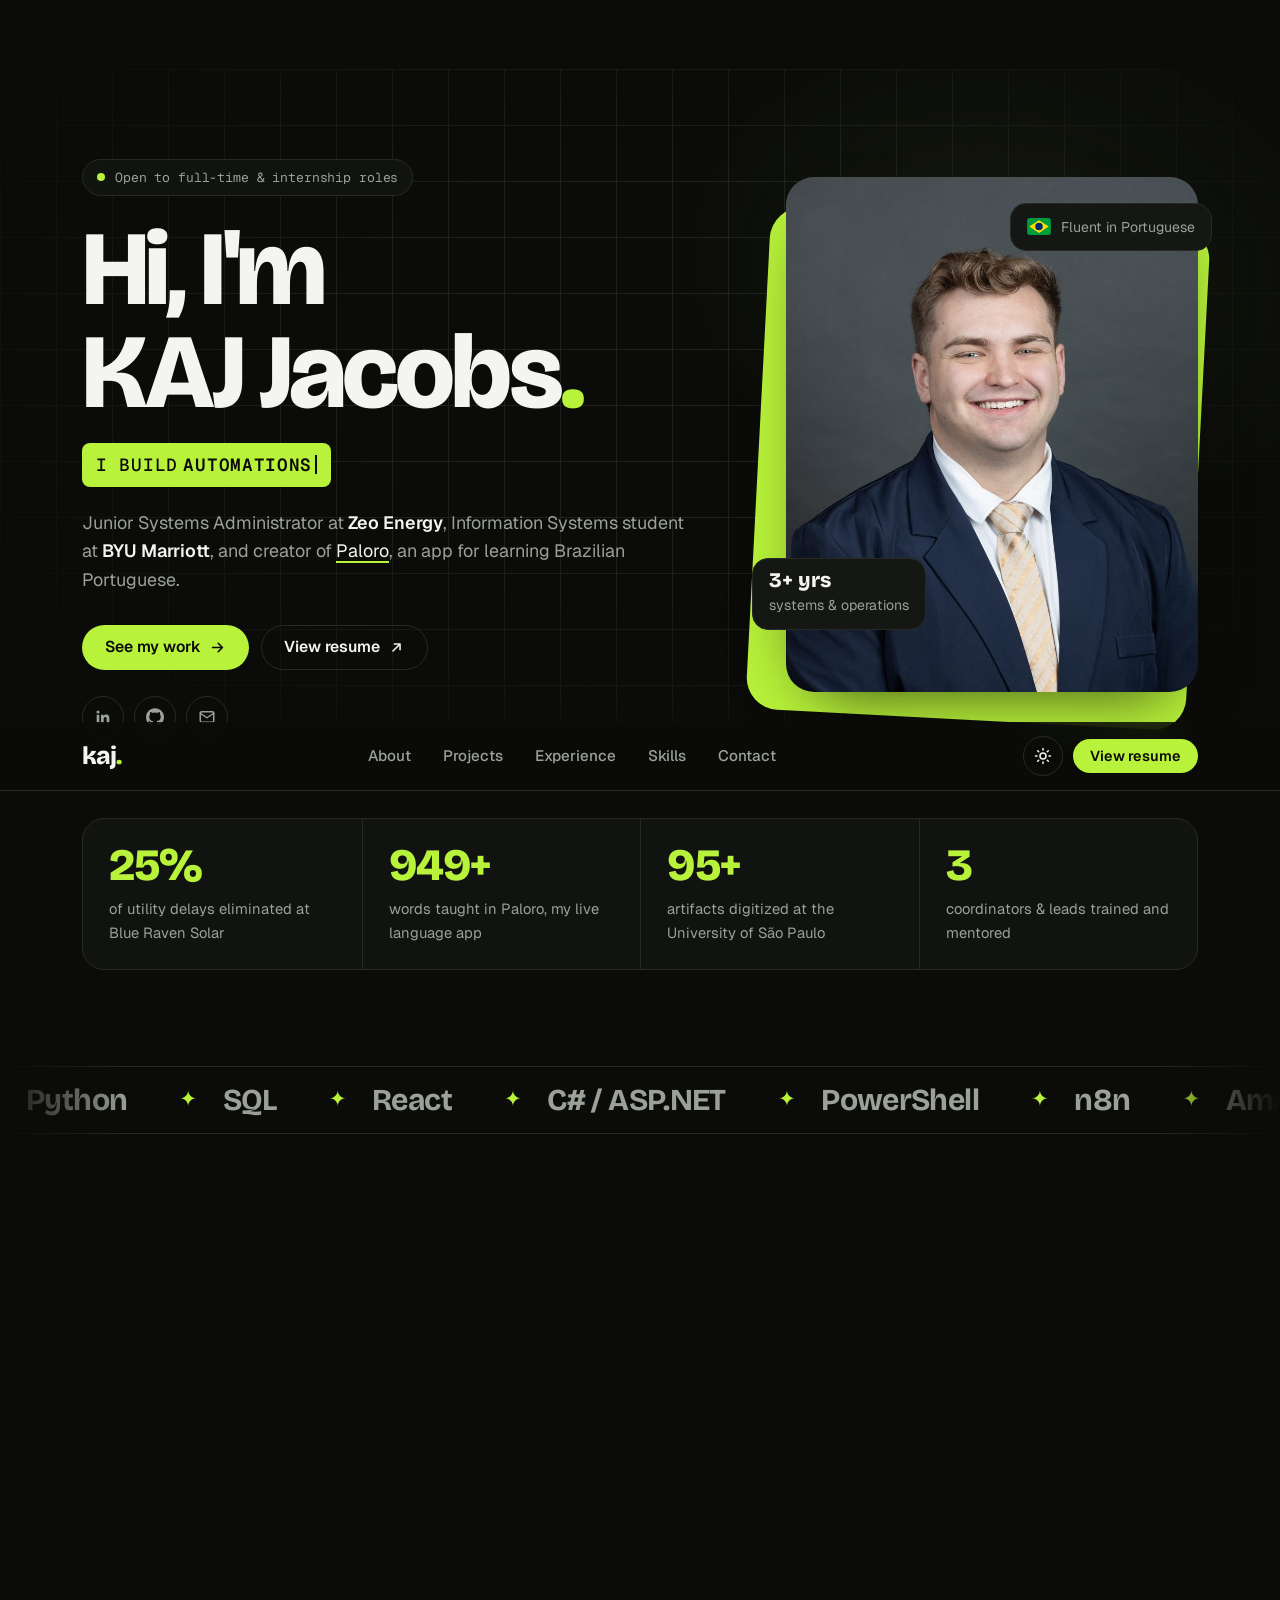
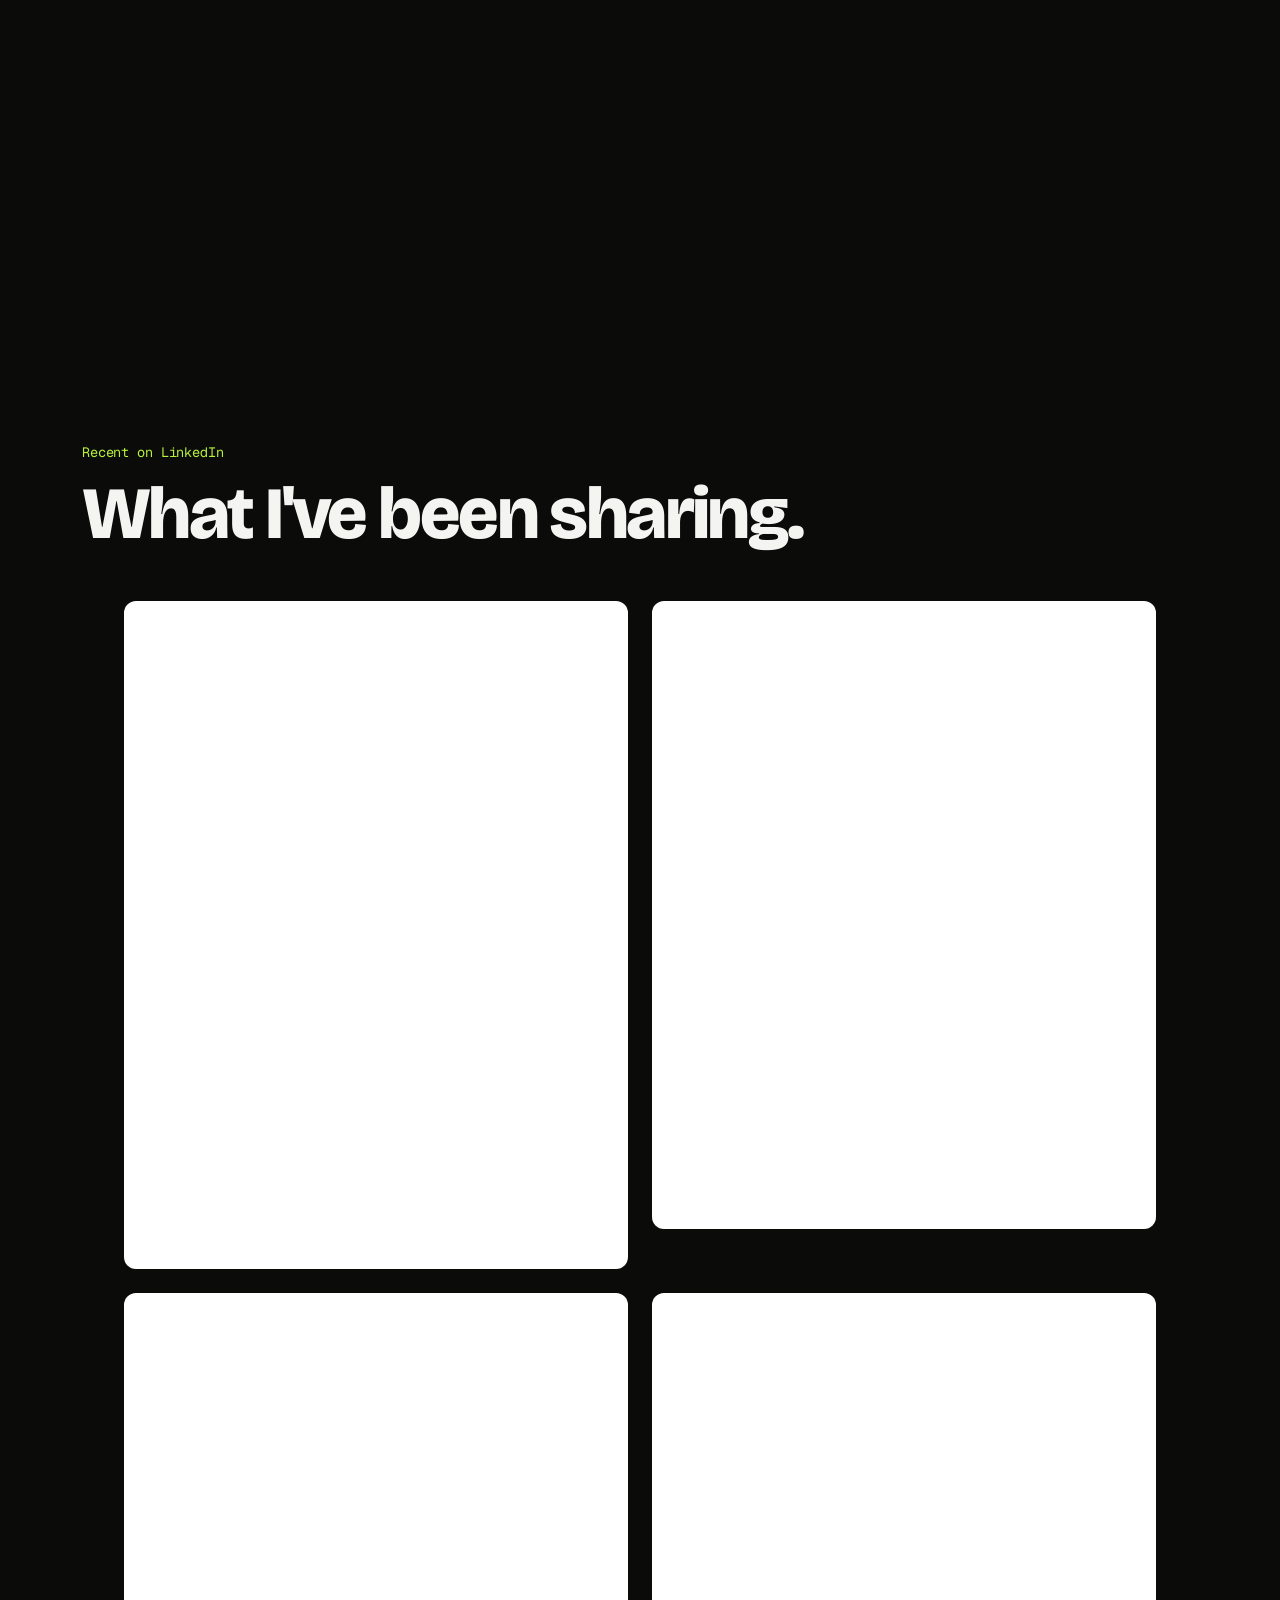
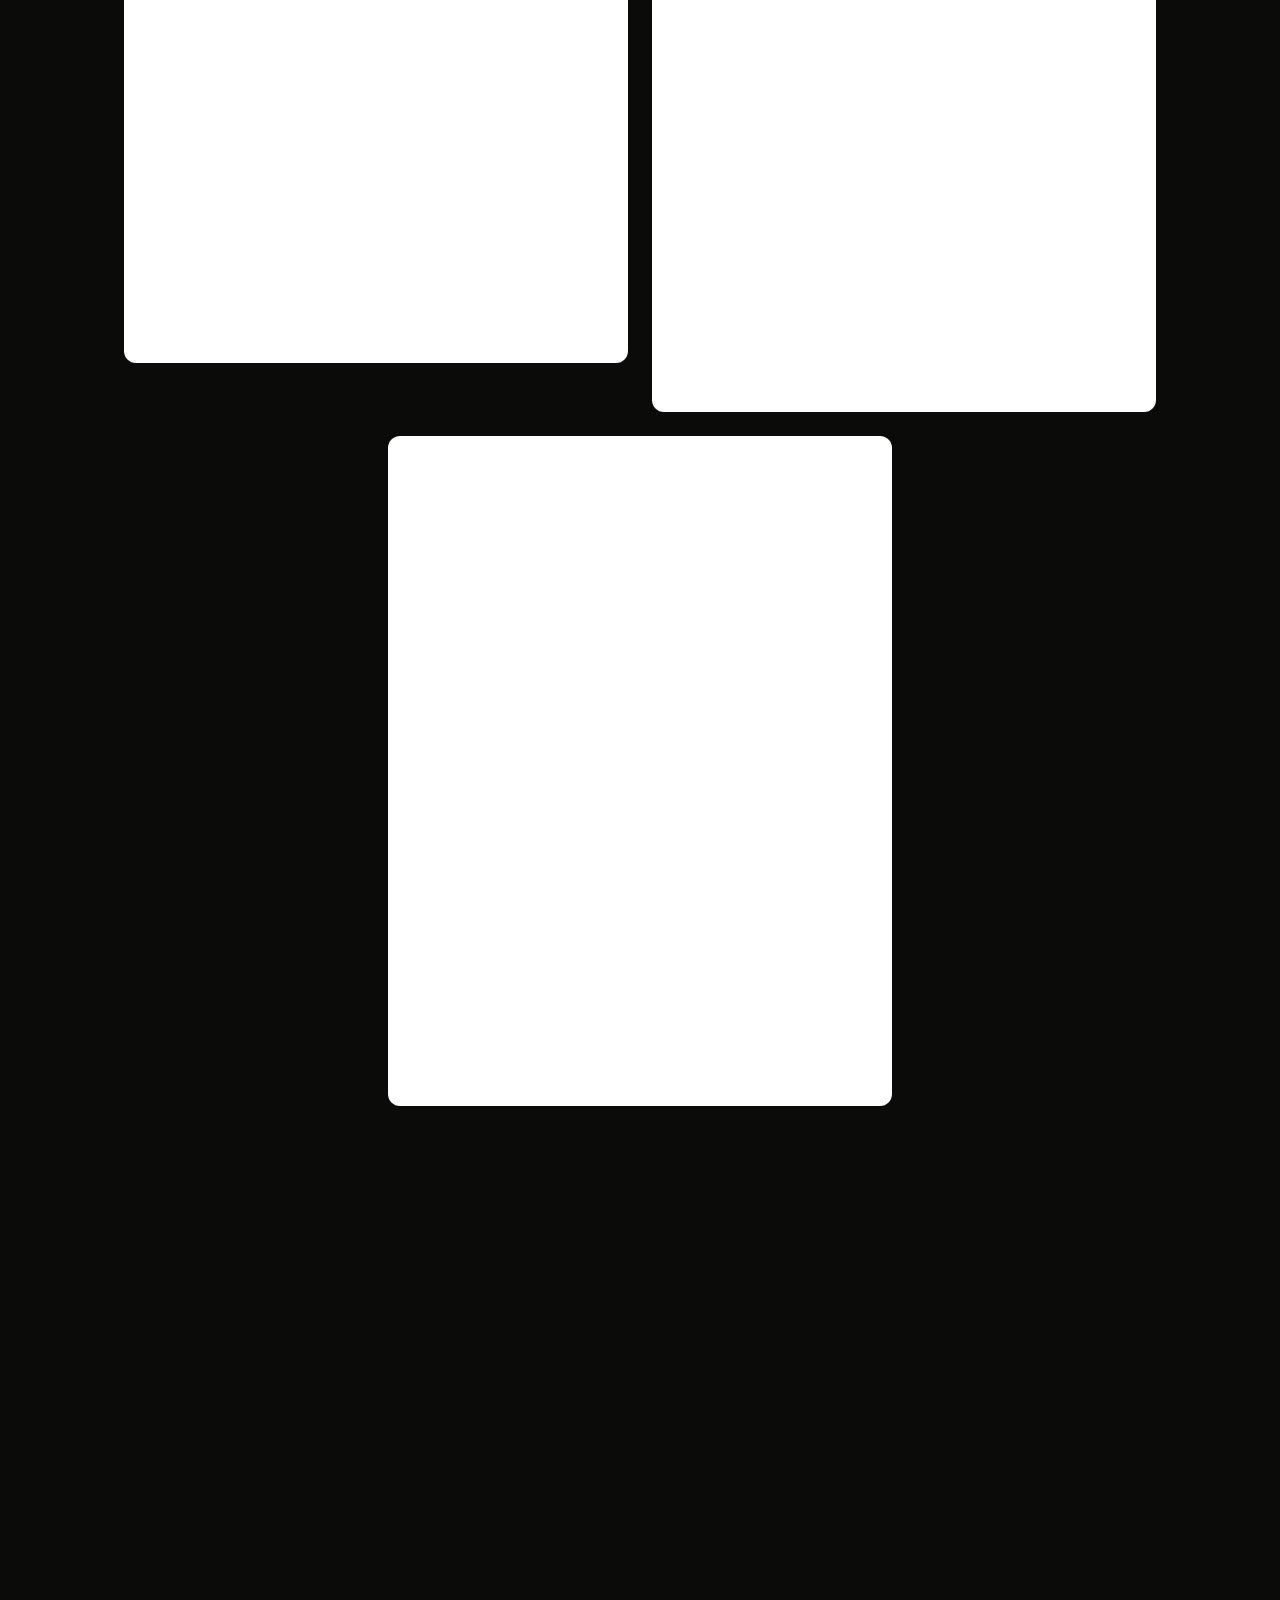
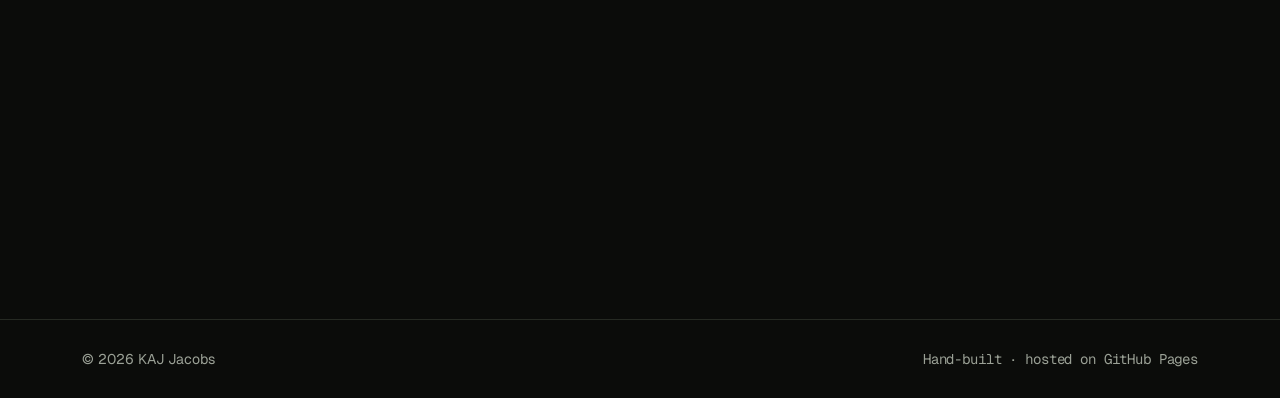
<file: education.html>
<!DOCTYPE html>
<html lang="en">
<head>
  <meta charset="utf-8" />
  <title>KAJ Jacobs</title>
  <link rel="canonical" href="https://kajzawesome.github.io/#skills" />
  <meta http-equiv="refresh" content="0; url=index.html#skills" />
</head>
<body><p>This page moved: <a href="index.html#skills">continue to the new site</a>.</p></body>
</html>
</file>
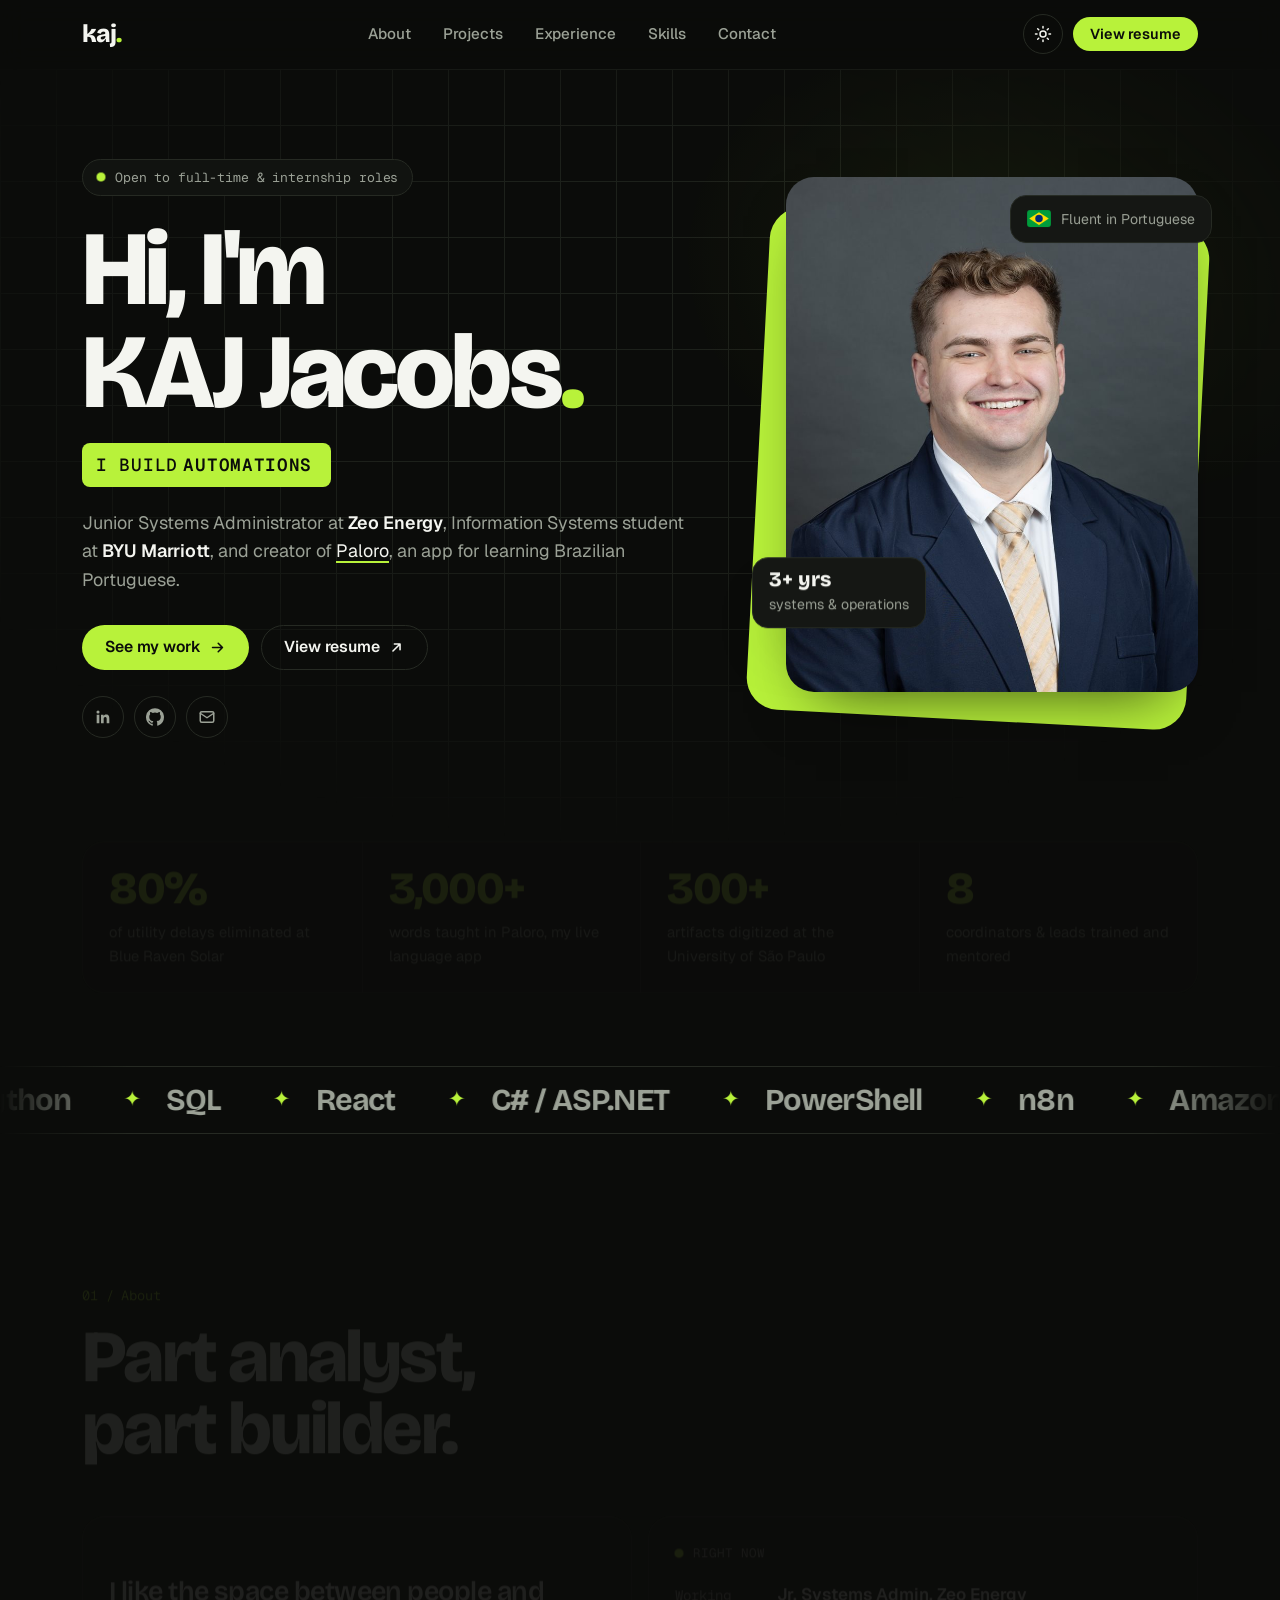
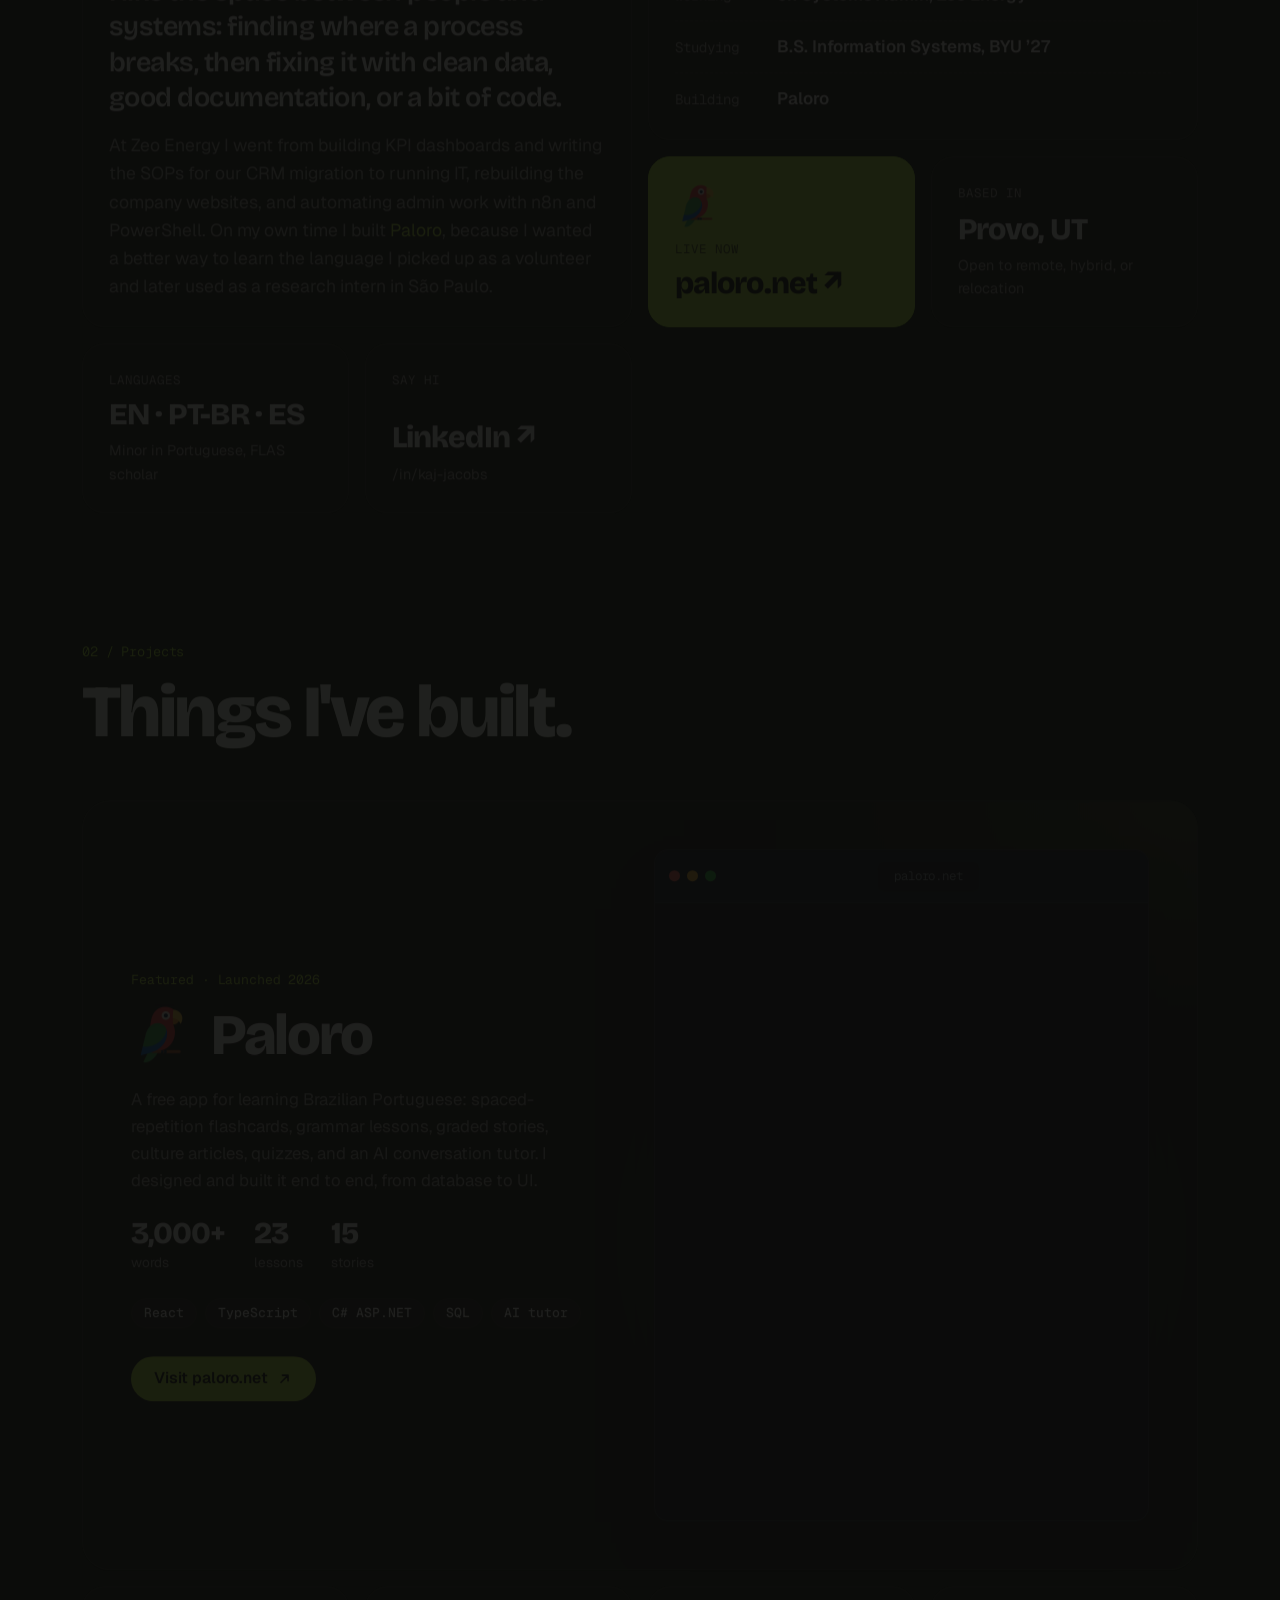
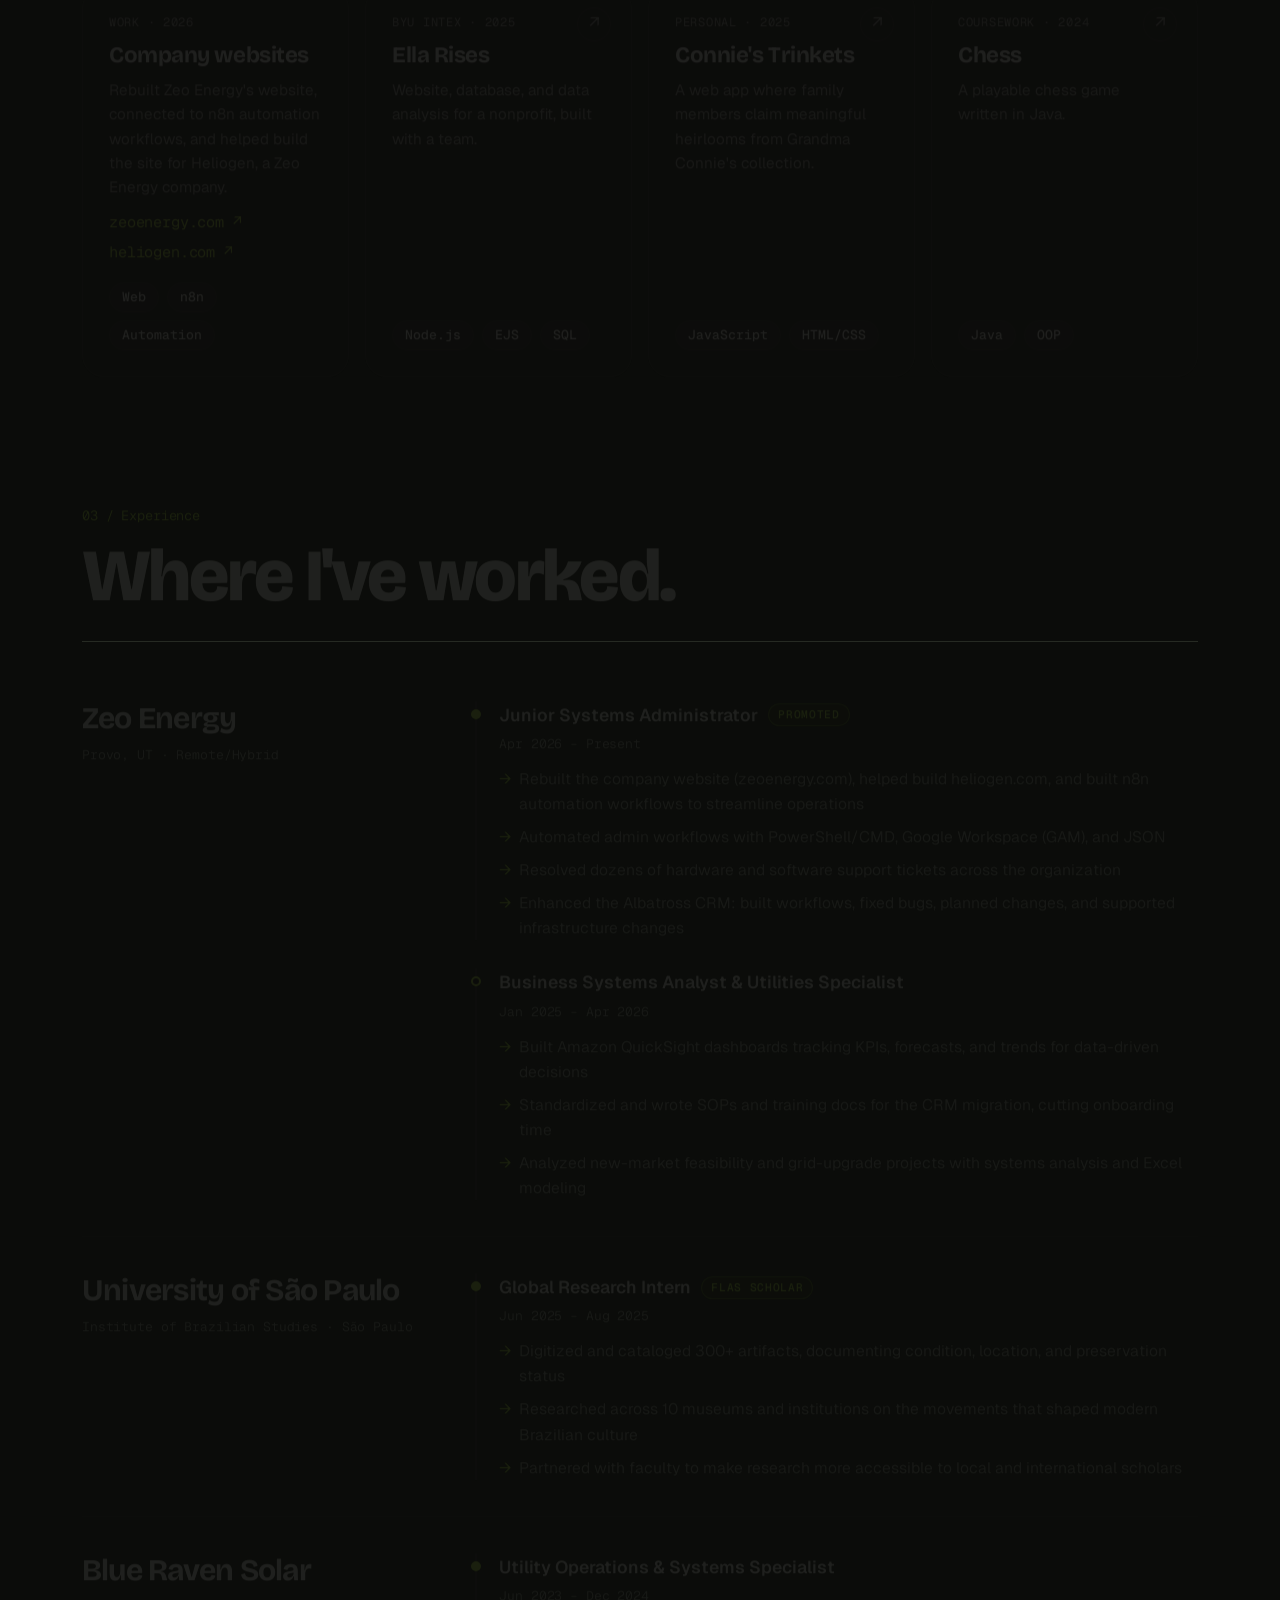
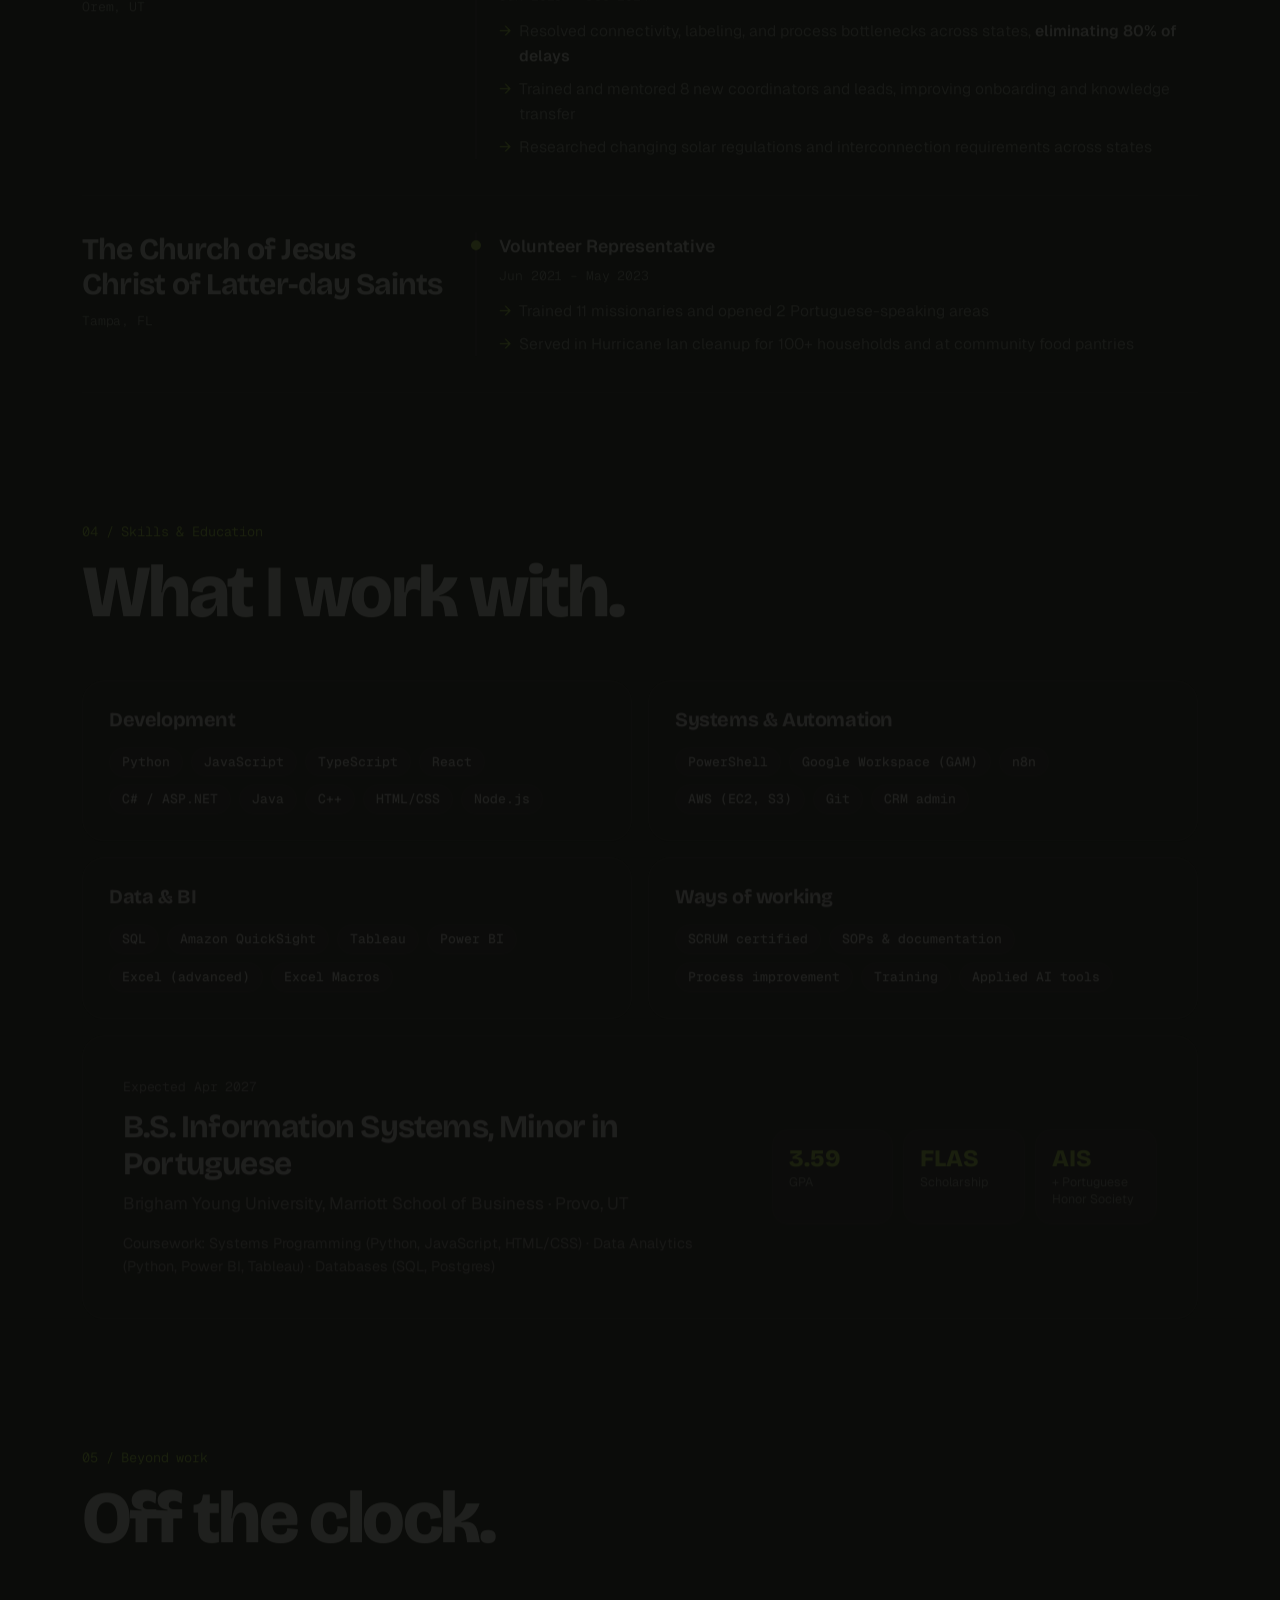
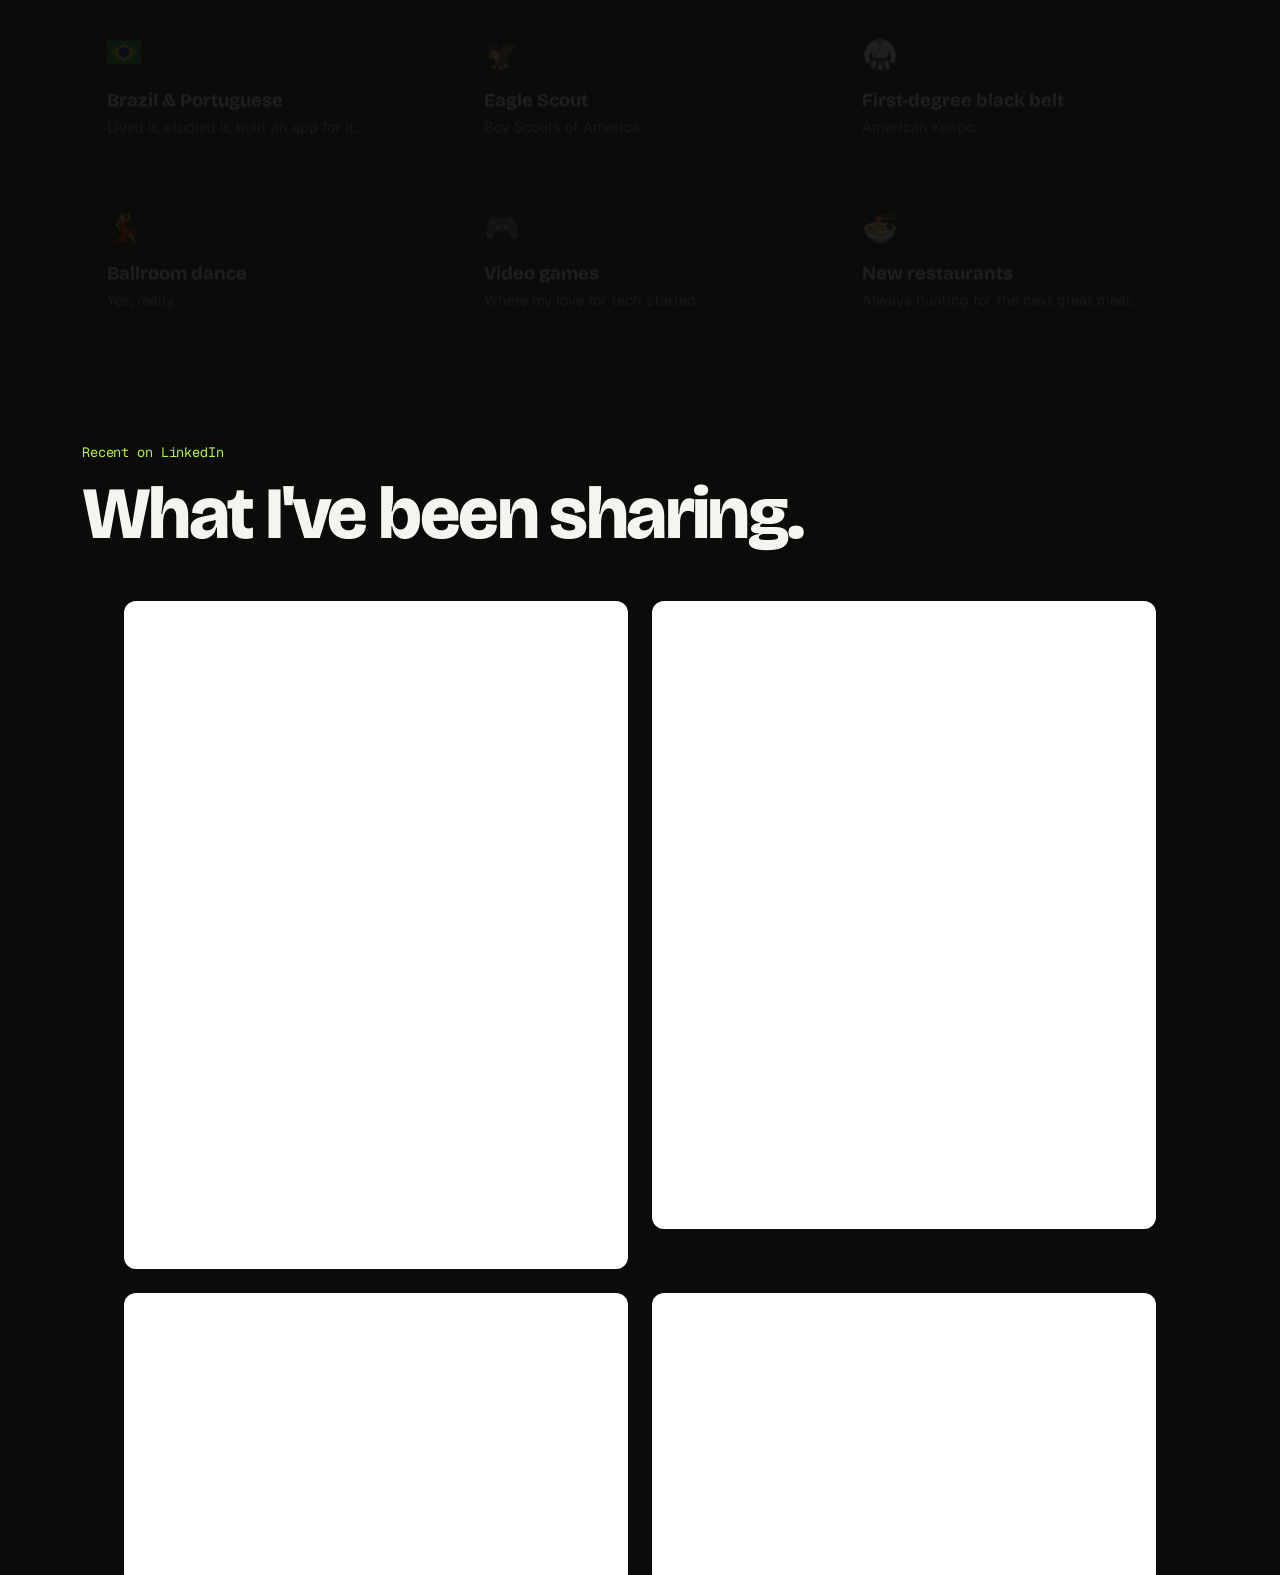
<file: experience.html>
<!DOCTYPE html>
<html lang="en">
<head>
  <meta charset="utf-8" />
  <title>KAJ Jacobs</title>
  <link rel="canonical" href="https://kajzawesome.github.io/#experience" />
  <meta http-equiv="refresh" content="0; url=index.html#experience" />
</head>
<body><p>This page moved: <a href="index.html#experience">continue to the new site</a>.</p></body>
</html>
</file>
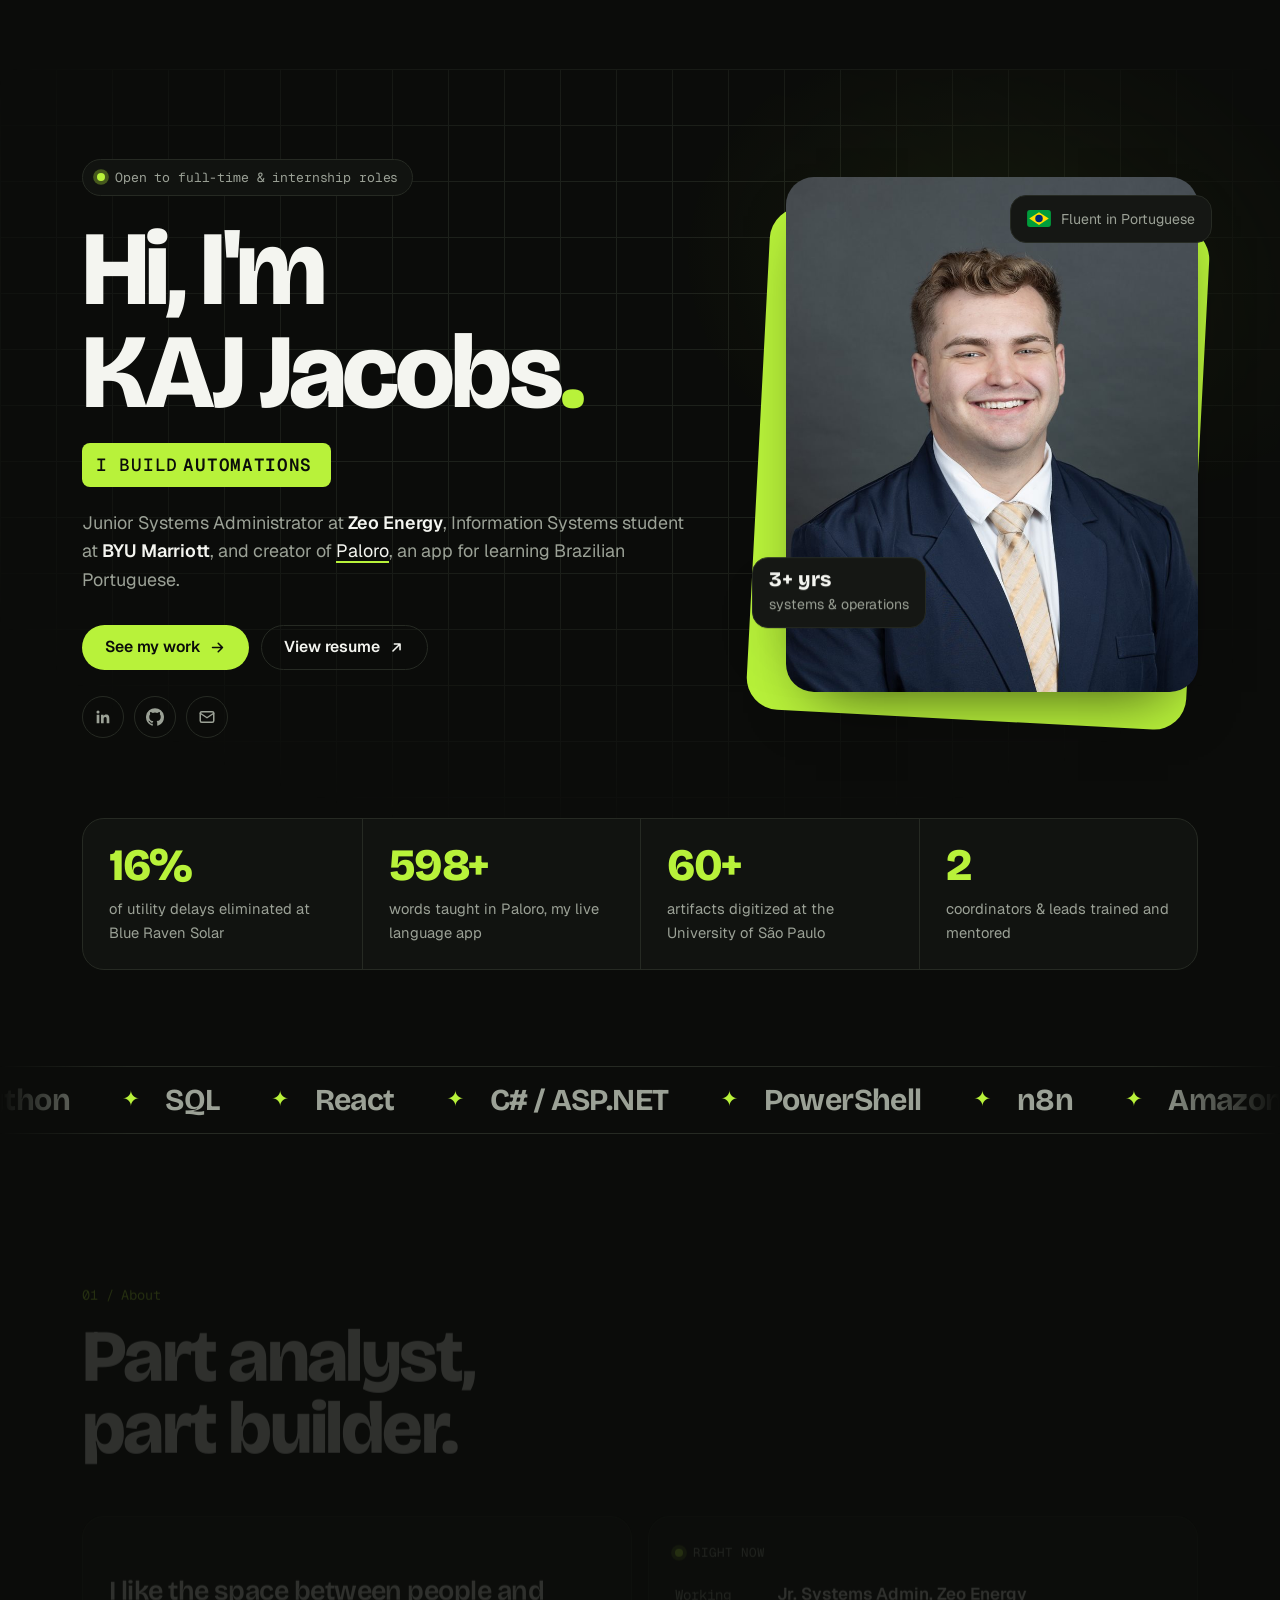
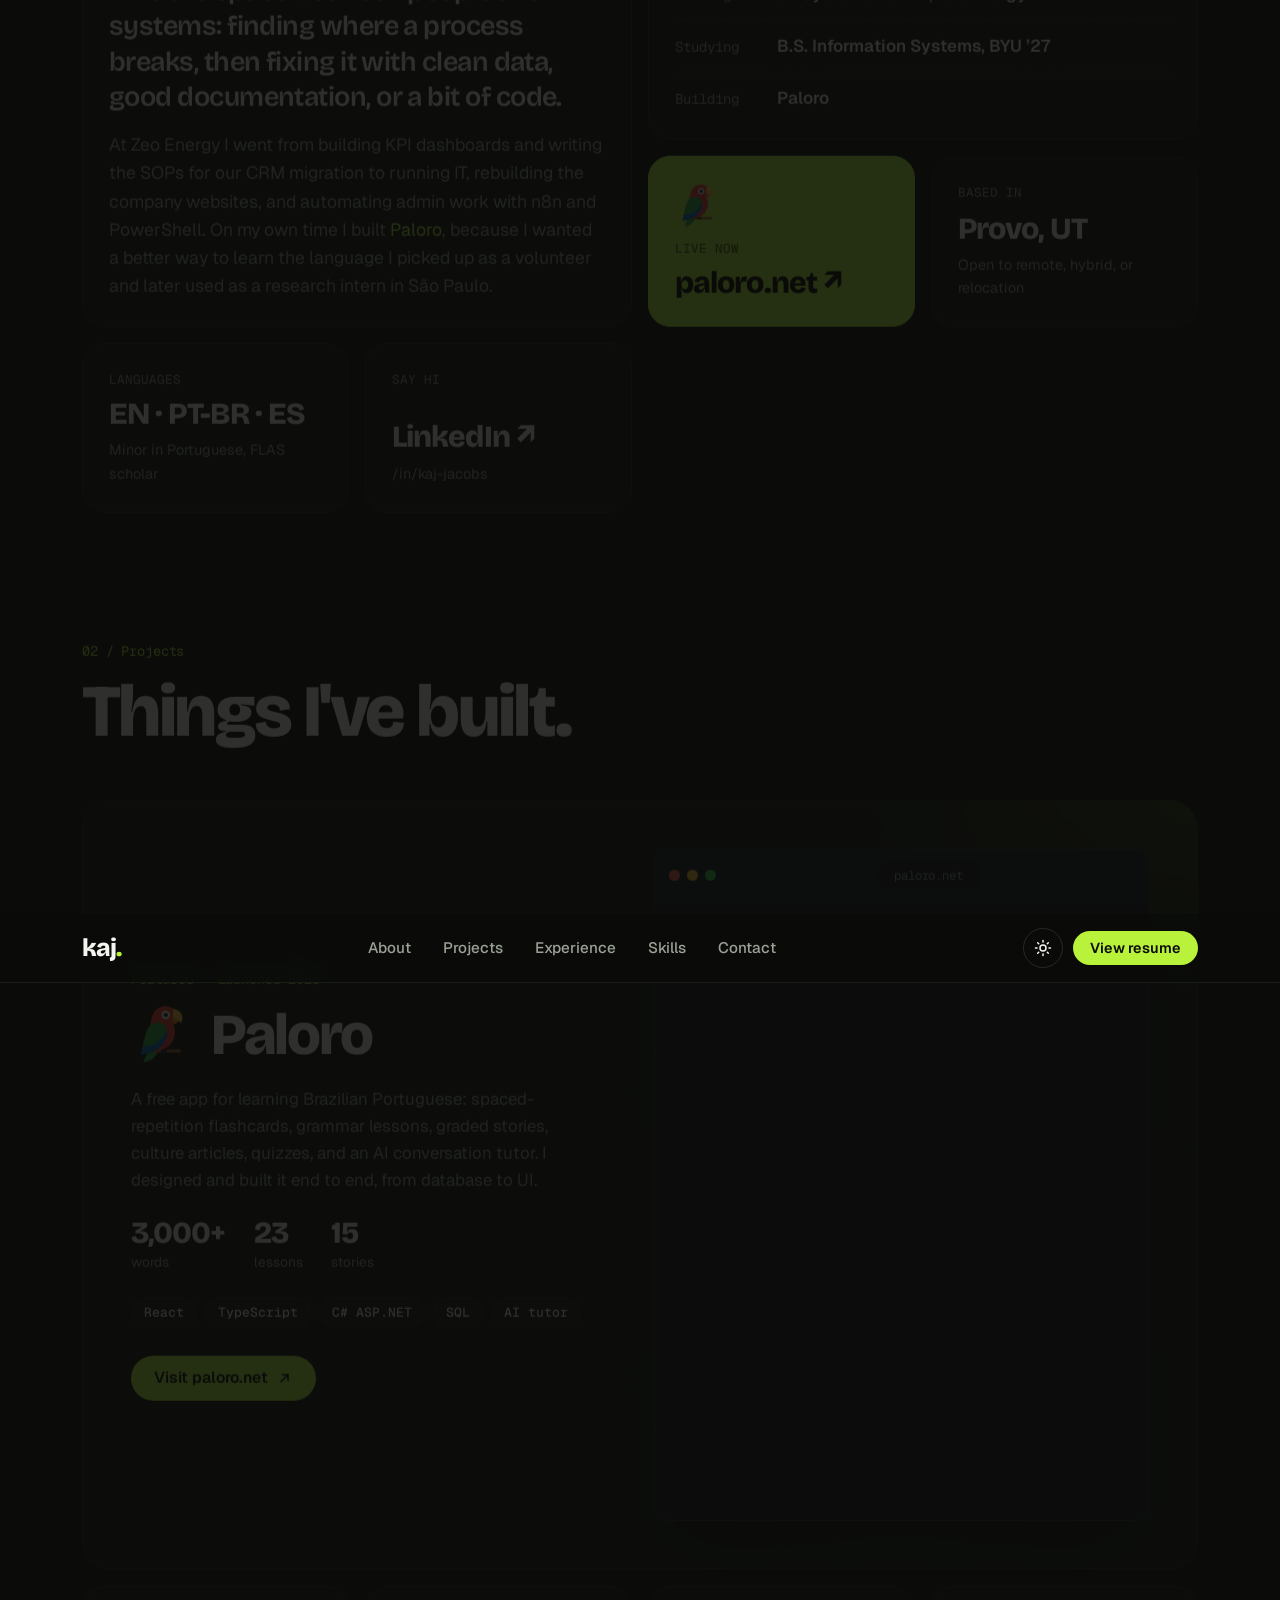
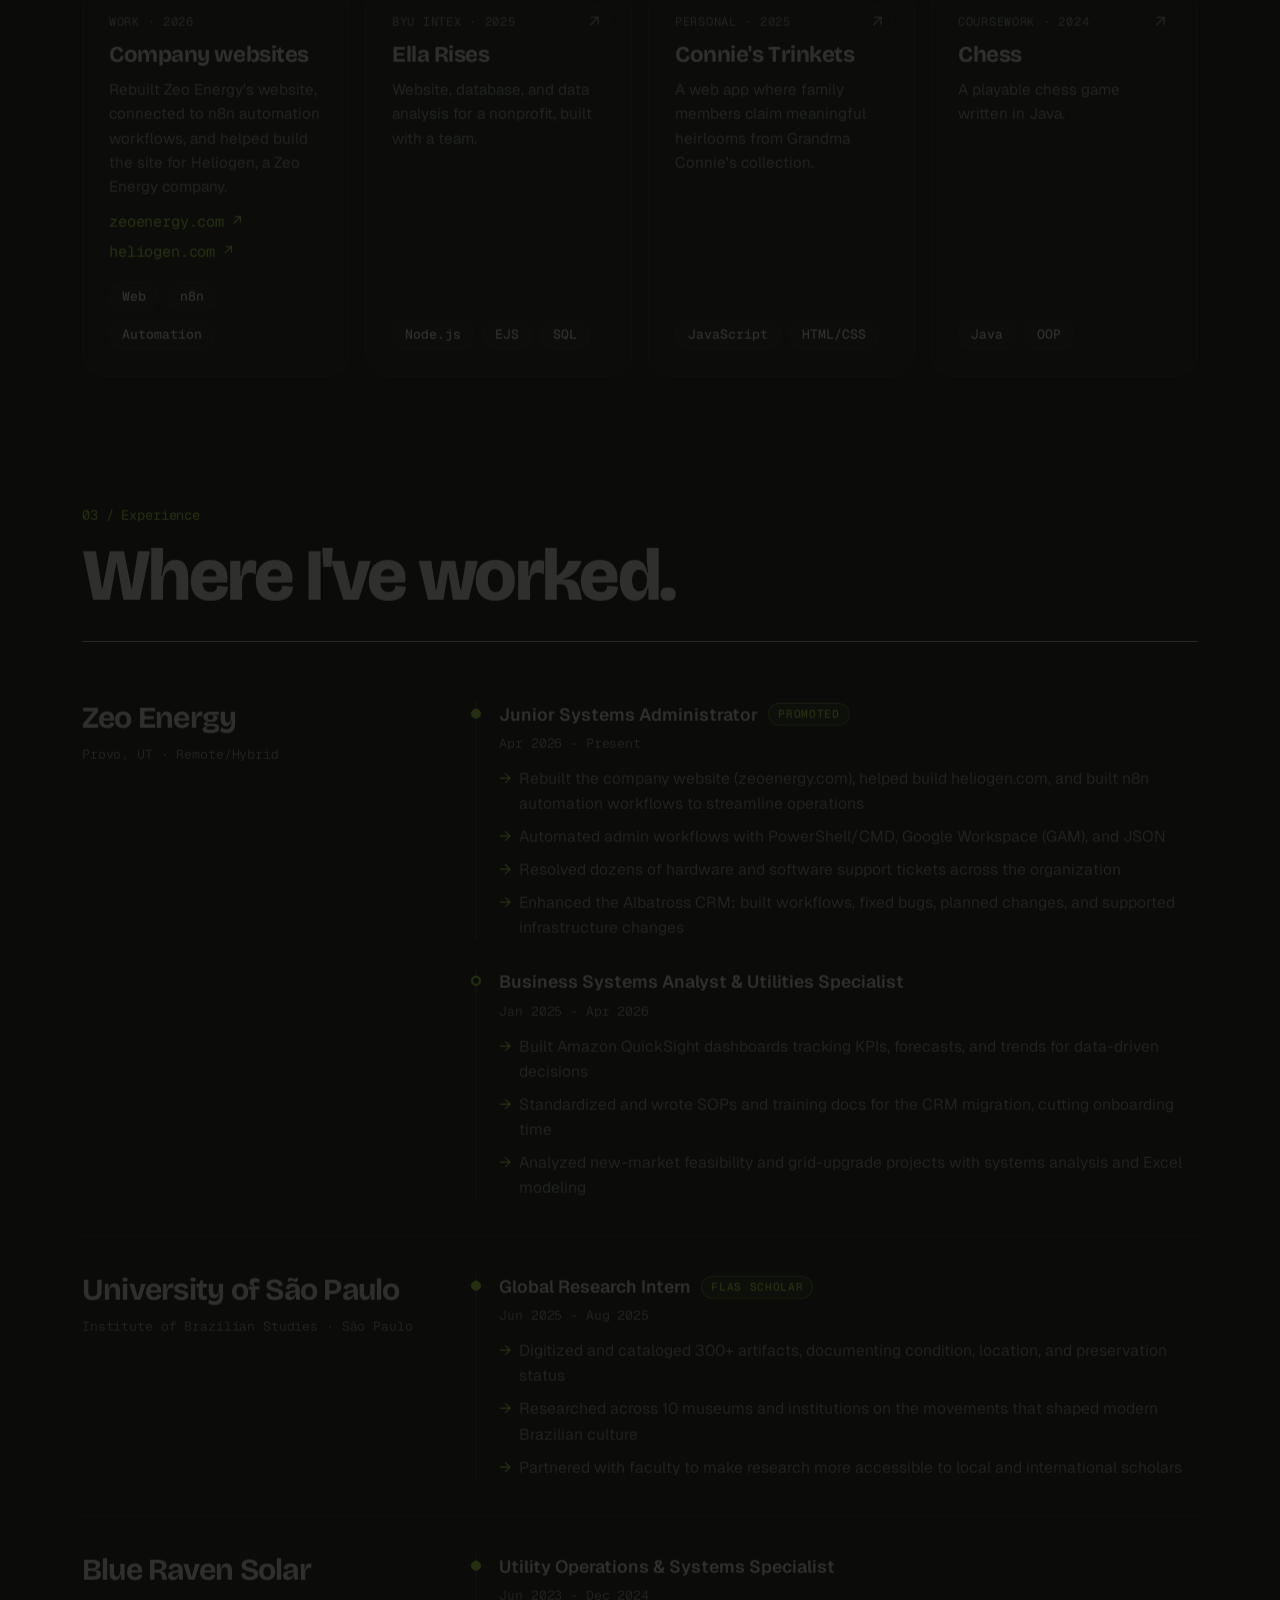
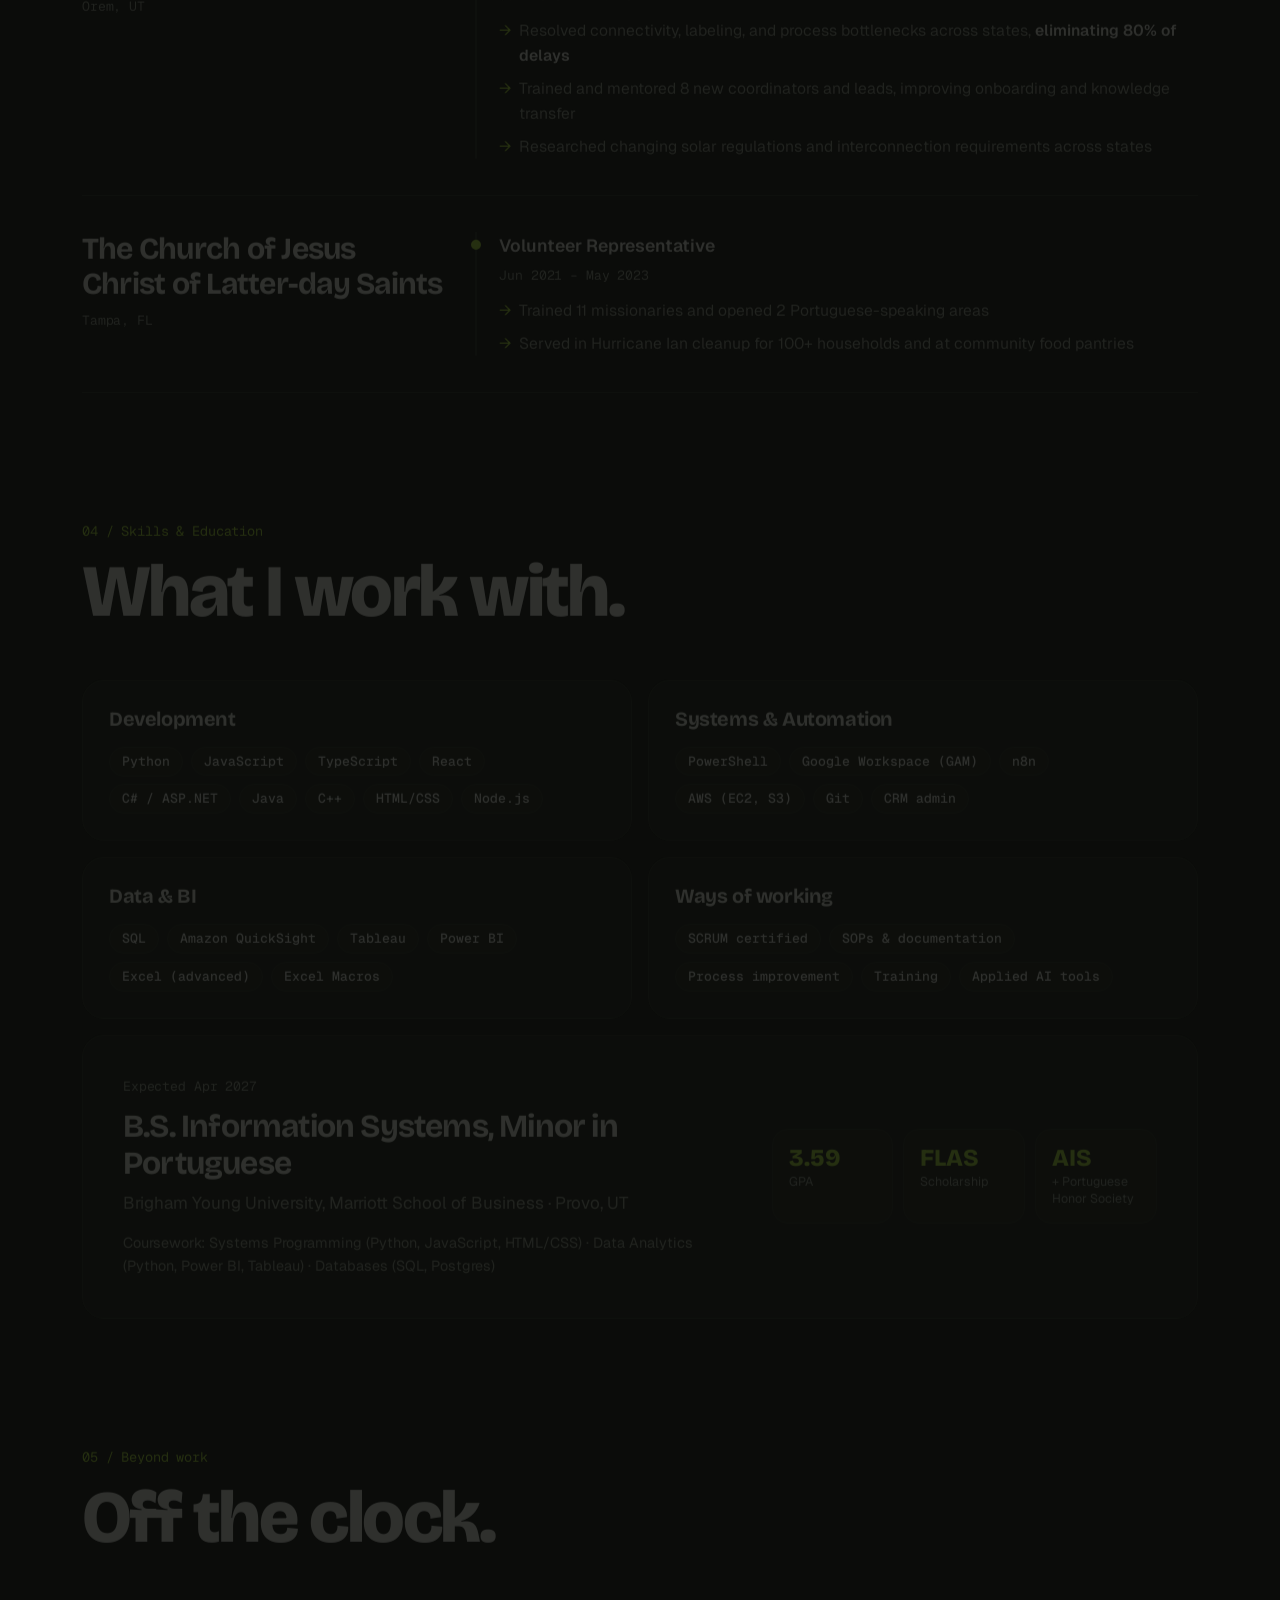
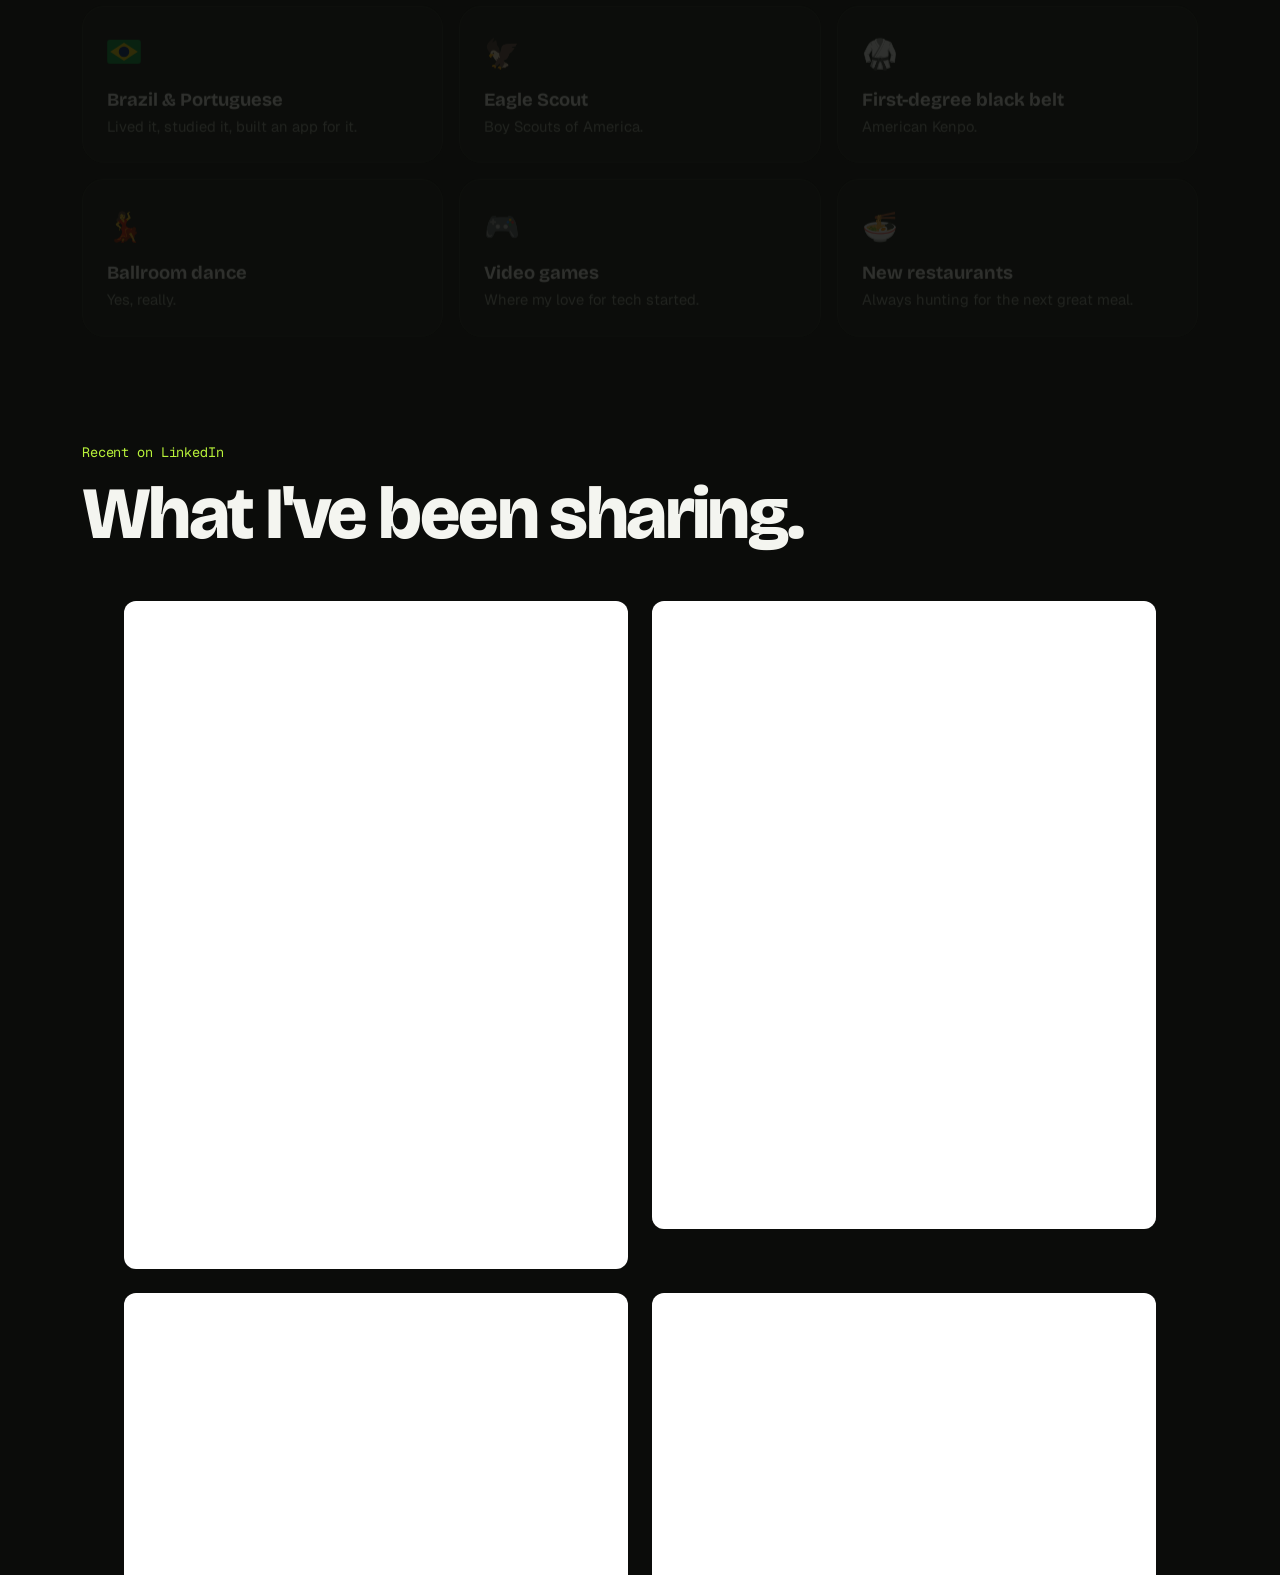
<file: hobbies.html>
<!DOCTYPE html>
<html lang="en">
<head>
  <meta charset="utf-8" />
  <title>KAJ Jacobs</title>
  <link rel="canonical" href="https://kajzawesome.github.io/#beyond" />
  <meta http-equiv="refresh" content="0; url=index.html#beyond" />
</head>
<body><p>This page moved: <a href="index.html#beyond">continue to the new site</a>.</p></body>
</html>
</file>
<file: css/site.css>
/* ==========================================================
   KAJ Jacobs, portfolio
   Palette: black / white / lime accent. Dark by default,
   light theme via the toggle (html[data-theme="light"]).
   ========================================================== */

:root {
  --bg: #0b0c0a;
  --bg-2: #111310;
  --card: #151714;
  --card-hover: #1a1d18;
  --line: #262a23;
  --text: #f4f5f0;
  --muted: #9ba196;
  --lime: #b8f23a;
  --lime-soft: rgba(184, 242, 58, 0.12);
  --on-lime: #0b0c0a;
  --link: #b8f23a;
  --chip: #1b1e19;
  --shadow: 0 30px 60px -30px rgba(0, 0, 0, 0.7);

  --font-display: "Bricolage Grotesque", "Geist", system-ui, sans-serif;
  --font-body: "Geist", system-ui, -apple-system, "Segoe UI", Roboto, sans-serif;
  --font-mono: "Geist Mono", ui-monospace, "SFMono-Regular", Consolas, monospace;

  --radius: 22px;
  --wrap: 1180px;
  color-scheme: dark;
}

:root[data-theme="light"] {
  --bg: #fafaf6;
  --bg-2: #f2f3ed;
  --card: #ffffff;
  --card-hover: #f7f8f2;
  --line: #e2e5da;
  --text: #0b0c0a;
  --muted: #5a6055;
  --lime-soft: rgba(120, 170, 20, 0.12);
  --link: #3f6e00;
  --chip: #f0f2ea;
  --shadow: 0 30px 60px -35px rgba(20, 30, 10, 0.35);
  color-scheme: light;
}

/* ---------- Base ---------- */
*, *::before, *::after { box-sizing: border-box; }
html { scroll-behavior: smooth; scroll-padding-top: 84px; }
body {
  margin: 0;
  background: var(--bg);
  color: var(--text);
  font-family: var(--font-body);
  font-size: 17px;
  line-height: 1.6;
  -webkit-font-smoothing: antialiased;
  text-rendering: optimizeLegibility;
}
img { max-width: 100%; display: block; }
a { color: var(--link); text-decoration: none; }
a:hover { text-decoration: underline; text-underline-offset: 3px; }
strong { font-weight: 600; }
ul, ol { margin: 0; padding: 0; list-style: none; }
h1, h2, h3, p { margin: 0; }
::selection { background: var(--lime); color: var(--on-lime); }
:focus-visible { outline: 2px solid var(--lime); outline-offset: 3px; border-radius: 6px; }

.wrap { width: 100%; max-width: var(--wrap); margin: 0 auto; padding-inline: clamp(18px, 4vw, 32px); }
.mono { font-family: var(--font-mono); letter-spacing: -0.01em; }
.muted { color: var(--muted); }
.small { font-size: 0.9rem; }
.display {
  font-family: var(--font-display);
  font-weight: 800;
  letter-spacing: -0.035em;
  line-height: 0.98;
}
.skip { position: absolute; left: -999px; top: 8px; z-index: 100; background: var(--lime); color: var(--on-lime); padding: 8px 14px; border-radius: 8px; }
.skip:focus { left: 8px; }

.dot {
  display: inline-block; width: 8px; height: 8px; border-radius: 50%;
  background: var(--lime); box-shadow: 0 0 0 0 rgba(184, 242, 58, 0.6);
  animation: pulse 2.2s infinite; flex: none;
}
@keyframes pulse {
  0% { box-shadow: 0 0 0 0 rgba(184, 242, 58, 0.55); }
  70% { box-shadow: 0 0 0 9px rgba(184, 242, 58, 0); }
  100% { box-shadow: 0 0 0 0 rgba(184, 242, 58, 0); }
}

/* ---------- Buttons ---------- */
.btn {
  display: inline-flex; align-items: center; gap: 8px;
  padding: 13px 22px; border-radius: 999px;
  font: 600 0.98rem/1 var(--font-body);
  border: 1px solid transparent; cursor: pointer;
  transition: transform 0.2s ease, background 0.2s ease, border-color 0.2s ease, color 0.2s ease;
  white-space: nowrap;
}
.btn:hover { text-decoration: none; transform: translateY(-2px); }
.btn svg { width: 17px; height: 17px; fill: none; stroke: currentColor; stroke-width: 2.2; stroke-linecap: round; stroke-linejoin: round; }
.btn-sm { padding: 9px 16px; font-size: 0.9rem; }
.btn-lg { padding: 16px 26px; font-size: 1.05rem; }
.btn-lime { background: var(--lime); color: var(--on-lime); }
.btn-lime:hover { background: #c8ff4d; }
.btn-ghost { color: var(--text); border-color: var(--line); background: transparent; }
.btn-ghost:hover { border-color: var(--text); }
.btn-dark { background: #0b0c0a; color: #f4f5f0; }
.btn-dark-ghost { background: transparent; color: #0b0c0a; border-color: rgba(11, 12, 10, 0.35); }
.btn-dark-ghost:hover { border-color: #0b0c0a; }

.icon-btn {
  display: inline-grid; place-items: center; width: 40px; height: 40px;
  border-radius: 50%; border: 1px solid var(--line); background: transparent;
  color: var(--text); cursor: pointer; transition: border-color 0.2s;
}
.icon-btn:hover { border-color: var(--text); }
.icon-btn svg { width: 18px; height: 18px; fill: none; stroke: currentColor; stroke-width: 2; stroke-linecap: round; stroke-linejoin: round; }
.i-moon { display: none; }
:root[data-theme="light"] .i-sun { display: none; }
:root[data-theme="light"] .i-moon { display: block; }

/* ---------- Nav ---------- */
.nav {
  position: sticky; top: 0; z-index: 50;
  background: color-mix(in srgb, var(--bg) 78%, transparent);
  backdrop-filter: saturate(160%) blur(14px);
  -webkit-backdrop-filter: saturate(160%) blur(14px);
  border-bottom: 1px solid transparent;
  transition: border-color 0.3s;
}
.nav.scrolled { border-bottom-color: var(--line); }
.nav-inner { display: flex; align-items: center; justify-content: space-between; height: 68px; gap: 16px; }
.brand { font: 800 1.55rem/1 var(--font-display); letter-spacing: -0.04em; color: var(--text); }
.brand:hover { text-decoration: none; }
.brand-dot { color: var(--lime); }
.nav-links { display: flex; gap: 4px; }
.nav-links a {
  display: block; padding: 8px 14px; border-radius: 999px;
  color: var(--muted); font-size: 0.95rem; font-weight: 500;
  transition: color 0.2s, background 0.2s;
}
.nav-links a:hover, .nav-links a.active { color: var(--text); background: var(--chip); text-decoration: none; }
.nav-cta-mobile { display: none; }
.nav-actions { display: flex; align-items: center; gap: 10px; }
.menu-btn { display: none; }

/* ---------- Hero ---------- */
.hero { position: relative; padding: clamp(40px, 7vw, 90px) 0 40px; overflow: hidden; }
.hero-bg {
  position: absolute; inset: 0; z-index: -1; pointer-events: none;
  background-image:
    radial-gradient(600px 400px at 85% 20%, var(--lime-soft), transparent 70%),
    linear-gradient(var(--line) 1px, transparent 1px),
    linear-gradient(90deg, var(--line) 1px, transparent 1px);
  background-size: auto, 56px 56px, 56px 56px;
  -webkit-mask-image: radial-gradient(ellipse 80% 70% at 50% 30%, #000 30%, transparent 75%);
  mask-image: radial-gradient(ellipse 80% 70% at 50% 30%, #000 30%, transparent 75%);
  opacity: 0.7;
}
.hero-grid { display: grid; grid-template-columns: 1.15fr 0.85fr; gap: clamp(32px, 5vw, 72px); align-items: center; }

.status {
  display: inline-flex; align-items: center; gap: 10px;
  padding: 7px 14px; border: 1px solid var(--line); border-radius: 999px;
  font-size: 0.82rem; color: var(--muted); background: var(--bg-2);
}
.hero h1 { font-size: clamp(3.2rem, 8.4vw, 6.6rem); margin: 22px 0 18px; }
.lime-dot { color: var(--lime); }
.label-chip {
  display: inline-flex; align-items: center;
  background: var(--lime); color: var(--on-lime);
  padding: 8px 14px; border-radius: 8px;
  font-size: clamp(0.95rem, 1.6vw, 1.1rem); font-weight: 500;
  text-transform: uppercase; letter-spacing: 0.04em;
}
.rotator { margin-left: 0.5ch; font-weight: 600; }
.caret { display: inline-block; width: 2px; height: 1.1em; background: var(--on-lime); margin-left: 3px; animation: blink 1s steps(1) infinite; }
@keyframes blink { 50% { opacity: 0; } }
.lede { margin-top: 22px; max-width: 34em; font-size: 1.12rem; color: var(--muted); }
.lede strong, .lede a { color: var(--text); }
.lede a { text-decoration: underline; text-decoration-color: var(--lime); text-decoration-thickness: 2px; text-underline-offset: 4px; }
.hero-ctas { display: flex; flex-wrap: wrap; gap: 12px; margin-top: 30px; }
.socials { display: flex; gap: 10px; margin-top: 26px; }
.socials a {
  display: grid; place-items: center; width: 42px; height: 42px; border-radius: 50%;
  border: 1px solid var(--line); color: var(--muted); transition: color 0.2s, border-color 0.2s, transform 0.2s;
}
.socials a:hover { color: var(--lime); border-color: var(--lime); transform: translateY(-2px); }
.socials svg { width: 18px; height: 18px; fill: none; stroke: currentColor; stroke-width: 2; stroke-linecap: round; stroke-linejoin: round; }
.socials svg.fill { fill: currentColor; stroke: none; }

.portrait { position: relative; max-width: 440px; margin-left: auto; width: 100%; padding: 0 0 28px 28px; }
.portrait-panel {
  position: absolute; inset: 40px 0 0 0; border-radius: 32px; background: var(--lime);
  transform: rotate(3deg);
}
.portrait-img {
  position: relative; width: 100%; height: auto; aspect-ratio: 4 / 5; object-fit: cover; object-position: center 20%;
  border-radius: 28px; box-shadow: var(--shadow);
}
.float {
  position: absolute; display: flex; align-items: center; gap: 10px;
  padding: 12px 16px; border-radius: 16px;
  background: var(--card); border: 1px solid var(--line); box-shadow: var(--shadow);
  font-size: 0.88rem; color: var(--muted);
  animation: bob 6s ease-in-out infinite;
}
.float strong { font: 800 1.3rem/1 var(--font-display); color: var(--text); }
.float-a { left: -6px; bottom: 90px; flex-direction: column; align-items: flex-start; gap: 2px; }
.float-b { right: -14px; top: 26px; animation-delay: -3s; }
.flag { width: 24px; height: 17px; border-radius: 3px; flex: none; }
.emoji .flag { width: 34px; height: 24px; margin-top: 4px; }
@keyframes bob { 50% { transform: translateY(-8px); } }

.stats {
  display: grid; grid-template-columns: repeat(4, 1fr); margin: clamp(48px, 7vw, 80px) 0 0;
  border: 1px solid var(--line); border-radius: var(--radius); background: var(--bg-2);
}
.stats > div { padding: 24px 26px; border-left: 1px solid var(--line); }
.stats > div:first-child { border-left: 0; }
.stats dt { font: 800 clamp(2rem, 3.6vw, 2.8rem)/1 var(--font-display); letter-spacing: -0.03em; color: var(--lime); }
:root[data-theme="light"] .stats dt { color: var(--text); }
.stats dd { margin: 10px 0 0; font-size: 0.92rem; color: var(--muted); }

/* ---------- Marquee ---------- */
.marquee {
  overflow: hidden; border-block: 1px solid var(--line); margin-top: 56px; padding: 18px 0;
  -webkit-mask-image: linear-gradient(90deg, transparent, #000 10%, #000 90%, transparent);
  mask-image: linear-gradient(90deg, transparent, #000 10%, #000 90%, transparent);
}
.marquee-track { display: flex; width: max-content; animation: scroll 40s linear infinite; }
.marquee span {
  font: 700 clamp(1.3rem, 2.4vw, 1.9rem)/1 var(--font-display); letter-spacing: -0.02em;
  color: var(--muted); padding: 0 26px; display: flex; align-items: center; gap: 52px; white-space: nowrap;
}
.marquee span::after { content: "✦"; color: var(--lime); font-size: 0.7em; margin-right: -26px; }
@keyframes scroll { to { transform: translateX(-50%); } }

/* ---------- Sections ---------- */
.section { padding: clamp(72px, 10vw, 128px) 0 0; }
.section-head { margin-bottom: clamp(32px, 4vw, 52px); }
.eyebrow { color: var(--lime); font-size: 0.85rem; margin-bottom: 14px; }
:root[data-theme="light"] .eyebrow { color: var(--link); }
.section h2 { font-size: clamp(2.5rem, 6vw, 4.6rem); }

/* ---------- Bento ---------- */
.bento { display: grid; grid-template-columns: repeat(4, 1fr); grid-auto-rows: minmax(150px, auto); gap: 16px; }
.tile {
  position: relative; padding: 26px; border-radius: var(--radius);
  background: var(--card); border: 1px solid var(--line);
  display: flex; flex-direction: column; gap: 8px;
  transition: transform 0.25s ease, border-color 0.25s ease, background 0.25s ease;
  color: var(--text);
}
a.tile:hover { transform: translateY(-4px); border-color: var(--lime); text-decoration: none; }
.tile-story { grid-column: span 2; grid-row: span 2; justify-content: flex-end; font-size: 1.1rem; gap: 16px; }
.tile-story p:first-child { font: 600 clamp(1.35rem, 2.2vw, 1.7rem)/1.3 var(--font-display); letter-spacing: -0.02em; }
.tile-story p + p { color: var(--muted); }
.tile-now { grid-column: span 2; }
.tile-label { font-size: 0.78rem; text-transform: uppercase; letter-spacing: 0.08em; color: var(--muted); display: flex; align-items: center; gap: 10px; }
.tile-big { font: 800 clamp(1.5rem, 2.4vw, 1.9rem)/1.1 var(--font-display); letter-spacing: -0.03em; margin-top: auto; }
.tile .muted { font-size: 0.9rem; }
.now-list { display: grid; gap: 12px; margin-top: 10px; }
.now-list li { display: grid; grid-template-columns: 90px 1fr; gap: 12px; align-items: baseline; padding-bottom: 12px; border-bottom: 1px dashed var(--line); }
.now-list li:last-child { border-bottom: 0; padding-bottom: 0; }
.now-list span { color: var(--muted); font-size: 0.88rem; font-family: var(--font-mono); }
.tile-lime { background: var(--lime); border-color: var(--lime); color: var(--on-lime); }
.tile-lime .tile-label { color: rgba(11, 12, 10, 0.7); }
.tile-lime img { width: 48px; height: 48px; border-radius: 12px; }
a.tile-lime:hover { border-color: var(--text); }

/* ---------- Featured project ---------- */
.feature {
  display: grid; grid-template-columns: 1fr 1.05fr; gap: clamp(28px, 4vw, 56px); align-items: center;
  padding: clamp(24px, 4vw, 48px); border-radius: 28px;
  background:
    radial-gradient(500px 300px at 100% 0%, var(--lime-soft), transparent 70%),
    var(--card);
  border: 1px solid var(--line);
}
.feature-title { display: flex; align-items: center; gap: 16px; margin-bottom: 18px; }
.feature-title img { width: 64px; height: 64px; border-radius: 16px; }
.feature-title h3 { font: 800 clamp(2.6rem, 5vw, 3.6rem)/1 var(--font-display); letter-spacing: -0.04em; }
.feature-kicker { color: var(--lime); font-size: 0.82rem; margin-bottom: 14px; }
:root[data-theme="light"] .feature-kicker { color: var(--link); }
.feature-desc { color: var(--muted); font-size: 1.05rem; }
.mini-stats { display: flex; gap: 28px; margin: 24px 0; flex-wrap: wrap; }
.mini-stats li { display: flex; flex-direction: column; }
.mini-stats strong { font: 800 1.9rem/1 var(--font-display); letter-spacing: -0.03em; }
.mini-stats span { color: var(--muted); font-size: 0.85rem; margin-top: 4px; }
.feature .chips { margin-bottom: 28px; }

.shot { position: relative; max-width: 500px; width: 100%; margin-inline: auto; }
.shot::before {
  content: ""; position: absolute; inset: 12% -6% -4% -6%; z-index: 0;
  background: radial-gradient(closest-side, rgba(184, 242, 58, 0.22), transparent);
  filter: blur(30px); pointer-events: none;
}
.browser {
  position: relative; z-index: 1; display: block; border-radius: 14px; overflow: hidden;
  border: 1px solid #262c36; background: #0d1117; box-shadow: var(--shadow);
  transition: transform 0.35s ease, border-color 0.35s ease;
}

.browser:hover { transform: translateY(-6px); border-color: var(--lime); text-decoration: none; }
.browser img { width: 100%; height: auto; }
.browser-bar { display: flex; align-items: center; gap: 7px; padding: 12px 14px; background: #161b22; border-bottom: 1px solid #262c36; }
.browser-bar i { width: 11px; height: 11px; border-radius: 50%; background: #3a404a; }
.browser-bar i:first-child { background: #ff5f57; } .browser-bar i:nth-child(2) { background: #febc2e; } .browser-bar i:nth-child(3) { background: #28c840; }
.browser-bar span { margin: 0 auto; padding: 4px 16px; border-radius: 6px; background: #0d1117; color: #8b949e; font-size: 0.78rem; }

/* ---------- Chips ---------- */
.chips { display: flex; flex-wrap: wrap; gap: 8px; }
.chips li {
  padding: 6px 12px; border-radius: 999px; background: var(--chip); border: 1px solid var(--line);
  font: 500 0.82rem/1.2 var(--font-mono); color: var(--text);
}

/* ---------- Project cards ---------- */
.cards { display: grid; grid-template-columns: repeat(4, 1fr); gap: 16px; margin-top: 16px; }
.card {
  position: relative; display: flex; flex-direction: column; gap: 10px;
  padding: 26px; border-radius: var(--radius); background: var(--card); border: 1px solid var(--line);
  color: var(--text); transition: transform 0.25s ease, border-color 0.25s ease;
}
.card:hover { transform: translateY(-4px); border-color: var(--lime); text-decoration: none; }
.card-links { display: flex; flex-wrap: wrap; gap: 6px 16px; font-size: 0.85rem; }
.card-links a { color: var(--link); }
.card h3 { font: 700 1.4rem/1.15 var(--font-display); letter-spacing: -0.02em; }
.card p { color: var(--muted); font-size: 0.95rem; }
.card .chips { margin-top: auto; padding-top: 8px; }
.card-kicker { font-size: 0.75rem !important; text-transform: uppercase; letter-spacing: 0.06em; }
.card-arrow {
  position: absolute; top: 20px; right: 20px; width: 34px; height: 34px; border-radius: 50%;
  display: grid; place-items: center; border: 1px solid var(--line); color: var(--muted);
  transition: background 0.25s, color 0.25s, transform 0.25s;
}
.card:hover .card-arrow { background: var(--lime); color: var(--on-lime); border-color: var(--lime); transform: rotate(45deg); }

/* ---------- Timeline ---------- */
.timeline { display: grid; gap: 0; border-top: 1px solid var(--line); }
.job { display: grid; grid-template-columns: 0.8fr 1.6fr; gap: 32px; padding: 36px 0; border-bottom: 1px solid var(--line); }
.job-head h3 { font: 700 clamp(1.4rem, 2.4vw, 1.9rem)/1.15 var(--font-display); letter-spacing: -0.025em; }
.job-head p { font-size: 0.82rem; margin-top: 8px; }
.roles { display: grid; gap: 28px; }
.role { position: relative; padding-left: 22px; border-left: 2px solid var(--line); }
.role::before { content: ""; position: absolute; left: -6px; top: 8px; width: 10px; height: 10px; border-radius: 50%; background: var(--bg); border: 2px solid var(--lime); }
.role:first-child::before { background: var(--lime); }
.role-title { font-weight: 600; font-size: 1.1rem; display: flex; flex-wrap: wrap; align-items: center; gap: 10px; }
.pill { font: 500 0.7rem/1 var(--font-mono); text-transform: uppercase; letter-spacing: 0.06em; padding: 5px 9px; border-radius: 999px; background: var(--lime-soft); color: var(--lime); border: 1px solid rgba(184, 242, 58, 0.35); }
:root[data-theme="light"] .pill { color: var(--link); border-color: rgba(63, 110, 0, 0.3); }
.date { color: var(--muted); font-size: 0.82rem; margin: 4px 0 12px; }
.role ul { display: grid; gap: 8px; }
.role li { position: relative; padding-left: 20px; color: var(--muted); font-size: 0.98rem; }
.role li::before { content: "→"; position: absolute; left: 0; color: var(--lime); }
:root[data-theme="light"] .role li::before { color: var(--link); }
.role li strong { color: var(--text); }

/* ---------- Skills + education ---------- */
.skills-grid { display: grid; grid-template-columns: repeat(2, 1fr); gap: 16px; }
.skill-group { padding: 26px; border-radius: var(--radius); background: var(--card); border: 1px solid var(--line); }
.skill-group h3 { font: 700 1.25rem/1.2 var(--font-display); letter-spacing: -0.02em; margin-bottom: 16px; }
.edu {
  display: grid; grid-template-columns: 1.6fr 1fr; gap: 32px; align-items: center; margin-top: 16px;
  padding: clamp(24px, 3.5vw, 40px); border-radius: var(--radius); background: var(--card); border: 1px solid var(--line);
}
.edu h3 { font: 700 clamp(1.4rem, 2.6vw, 2rem)/1.15 var(--font-display); letter-spacing: -0.025em; margin-bottom: 8px; }
.edu .date { margin-top: 0; }
.edu .small { margin-top: 14px; }
.edu-facts { display: grid; grid-template-columns: repeat(3, 1fr); gap: 10px; }
.edu-facts li { padding: 16px; border-radius: 16px; background: var(--chip); border: 1px solid var(--line); display: flex; flex-direction: column; gap: 4px; }
.edu-facts strong { font: 800 1.5rem/1 var(--font-display); color: var(--lime); }
:root[data-theme="light"] .edu-facts strong { color: var(--text); }
.edu-facts span { font-size: 0.78rem; color: var(--muted); line-height: 1.3; }

/* ---------- Beyond ---------- */
.tiles { display: grid; grid-template-columns: repeat(3, 1fr); gap: 16px; }
.tiles li {
  display: flex; flex-direction: column; gap: 4px; padding: 24px; border-radius: var(--radius);
  background: var(--card); border: 1px solid var(--line); transition: transform 0.25s ease, border-color 0.25s;
}
.tiles li:hover { transform: translateY(-3px) rotate(-0.5deg); border-color: var(--lime); }
.emoji { font-size: 1.8rem; margin-bottom: 8px; }
.tiles strong { font: 700 1.15rem/1.2 var(--font-display); }
.tiles span:last-child { color: var(--muted); font-size: 0.92rem; }

.posts { display: grid; grid-template-columns: repeat(auto-fit, minmax(300px, 1fr)); gap: 16px; }
.posts iframe { width: 100%; min-height: 560px; border: 0; border-radius: var(--radius); background: #fff; }

/* ---------- Contact ---------- */
.contact { padding-bottom: clamp(56px, 8vw, 96px); }
.contact-card {
  position: relative; overflow: hidden;
  padding: clamp(36px, 6vw, 80px); border-radius: 32px;
  background: var(--lime); color: var(--on-lime);
}
.contact-card::after {
  content: "✦"; position: absolute; right: -0.1em; bottom: -0.3em;
  font: 800 clamp(12rem, 30vw, 22rem)/1 var(--font-display); color: rgba(11, 12, 10, 0.07);
  pointer-events: none;
}
.contact-card .eyebrow { color: rgba(11, 12, 10, 0.65); }
.contact-card h2 { font-size: clamp(2.8rem, 8vw, 6rem); }
.contact-card .lede { color: rgba(11, 12, 10, 0.75); }
.email-row { display: flex; flex-wrap: wrap; gap: 12px; margin-top: 30px; position: relative; z-index: 1; }
.contact-links { display: flex; flex-wrap: wrap; gap: 22px; margin-top: 28px; font-size: 0.9rem; position: relative; z-index: 1; }
.contact-links a { color: var(--on-lime); font-weight: 500; }

/* ---------- Footer ---------- */
.footer { border-top: 1px solid var(--line); padding: 28px 0; }
.footer-inner { display: flex; justify-content: space-between; flex-wrap: wrap; gap: 8px; font-size: 0.88rem; color: var(--muted); }

/* ---------- Reveal on scroll ---------- */
.js .reveal { opacity: 0; transform: translateY(24px); transition: opacity 0.7s ease, transform 0.7s cubic-bezier(.2, .7, .2, 1); }
.js .reveal.in { opacity: 1; transform: none; }

@media (prefers-reduced-motion: reduce) {
  *, *::before, *::after { animation: none !important; transition: none !important; scroll-behavior: auto !important; }
  .js .reveal { opacity: 1; transform: none; }
  .browser { transform: none; }
}

/* ---------- Responsive ---------- */
@media (max-width: 1020px) {
  .bento { grid-template-columns: repeat(2, 1fr); }
  .cards { grid-template-columns: repeat(2, 1fr); }
  .feature { grid-template-columns: 1fr; }
  .browser { transform: none; }
  .edu { grid-template-columns: 1fr; }
}

@media (max-width: 820px) {
  .menu-btn { display: inline-grid; }
  .nav-resume { display: none; }
  .nav-links {
    position: absolute; top: 68px; left: 0; right: 0;
    flex-direction: column; gap: 2px; padding: 12px clamp(18px, 4vw, 32px) 20px;
    background: var(--bg); border-bottom: 1px solid var(--line);
    display: none;
  }
  .nav-links.open { display: flex; }
  .nav-links a { padding: 12px 14px; font-size: 1.05rem; }
  .nav-cta-mobile { display: block; }
  .nav-cta-mobile a { color: var(--lime); }

  .hero-grid { grid-template-columns: 1fr; }
  .portrait { order: -1; max-width: 280px; margin: 0 auto; }
  .float-a { left: -8px; bottom: 50px; }
  .float-b { right: -20px; }
  .stats { grid-template-columns: repeat(2, 1fr); }
  .stats > div:nth-child(3) { border-left: 0; }
  .stats > div:nth-child(n+3) { border-top: 1px solid var(--line); }
  .job { grid-template-columns: 1fr; gap: 18px; }
  .skills-grid { grid-template-columns: 1fr; }
  .tiles { grid-template-columns: repeat(2, 1fr); }
}

@media (max-width: 560px) {
  body { font-size: 16px; }
  .bento, .cards, .tiles { grid-template-columns: 1fr; }
  .tile-story, .tile-now { grid-column: auto; grid-row: auto; }
  .stats > div { padding: 18px; }
  .edu-facts { grid-template-columns: 1fr 1fr 1fr; }
  .hero-ctas .btn { flex: 1 1 auto; justify-content: center; }
  .float-b { display: none; }
}

/* LinkedIn post embeds */
.posts {
  display: flex;
  flex-wrap: wrap;
  gap: 24px;
  justify-content: center;
}
.posts iframe {
  width: 100%;
  max-width: 504px;
  border: 0;
  border-radius: 12px;
  background: #fff;
}
</file>
